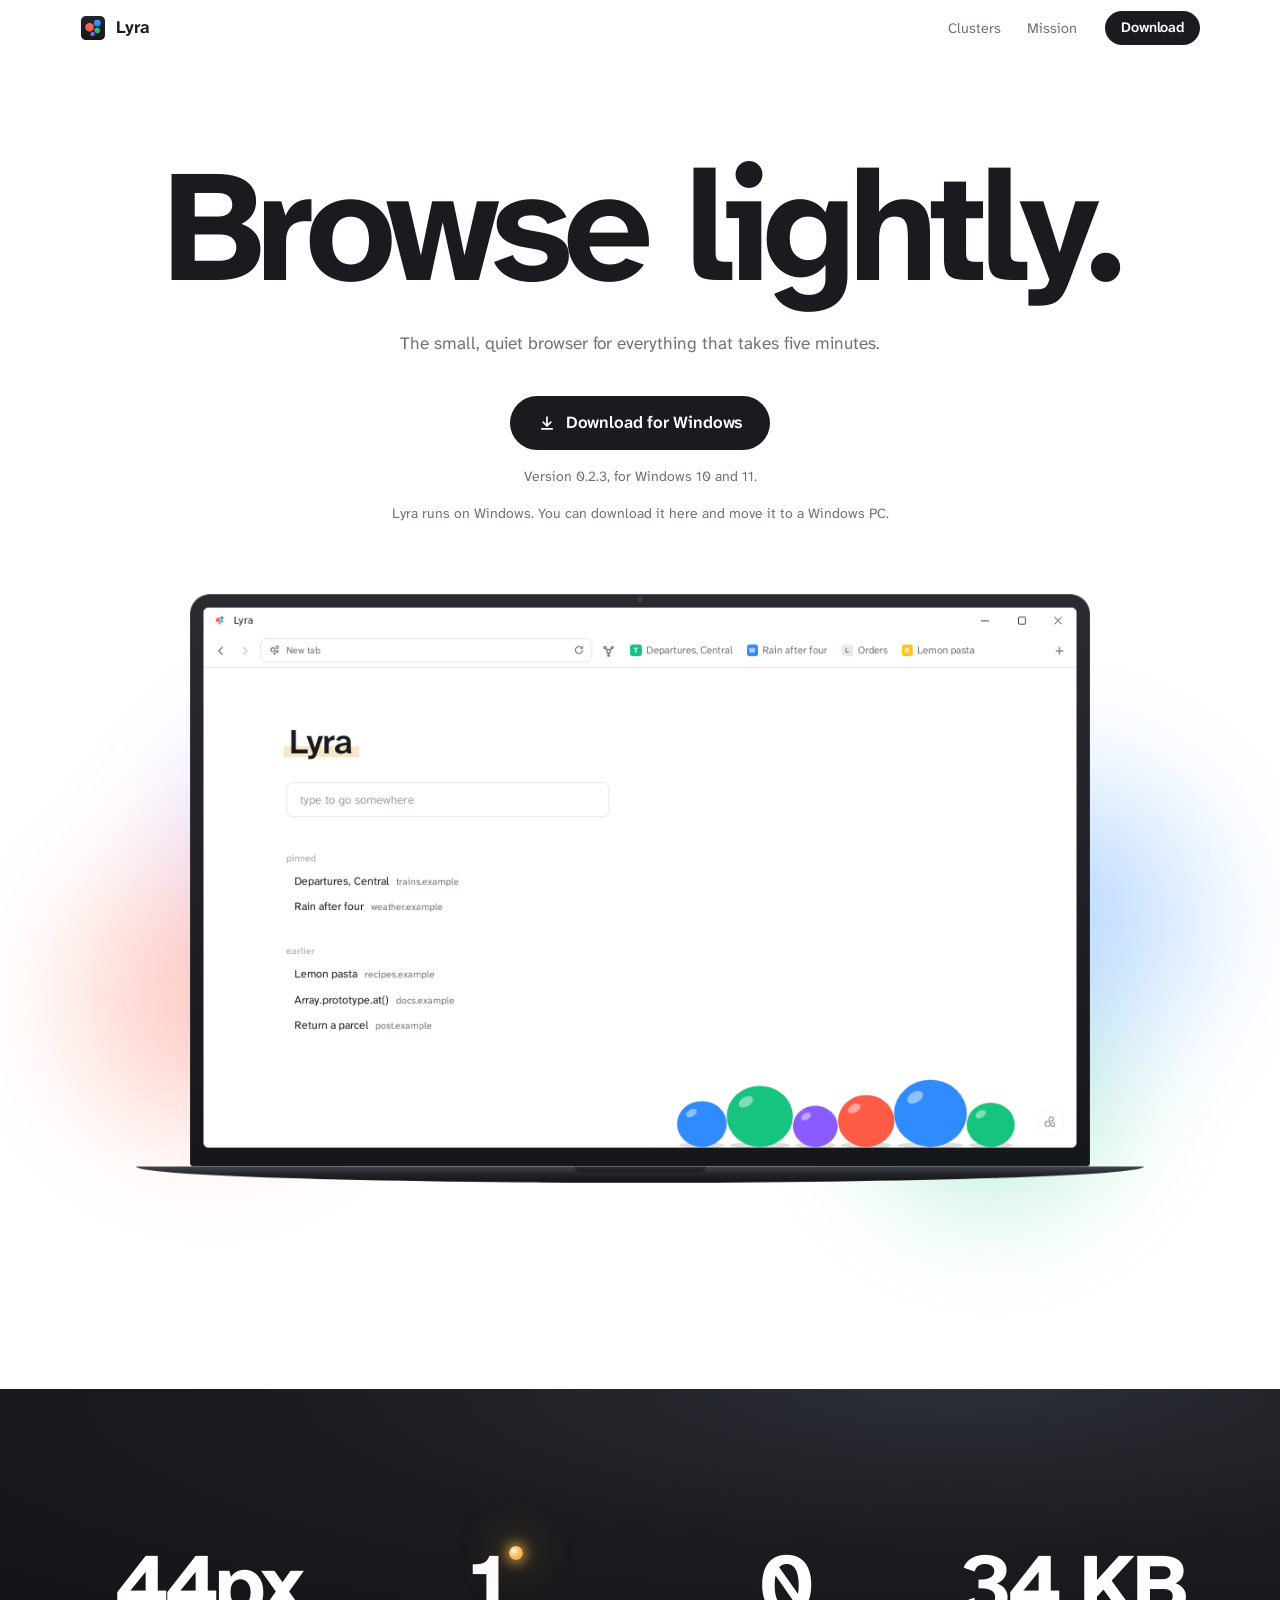
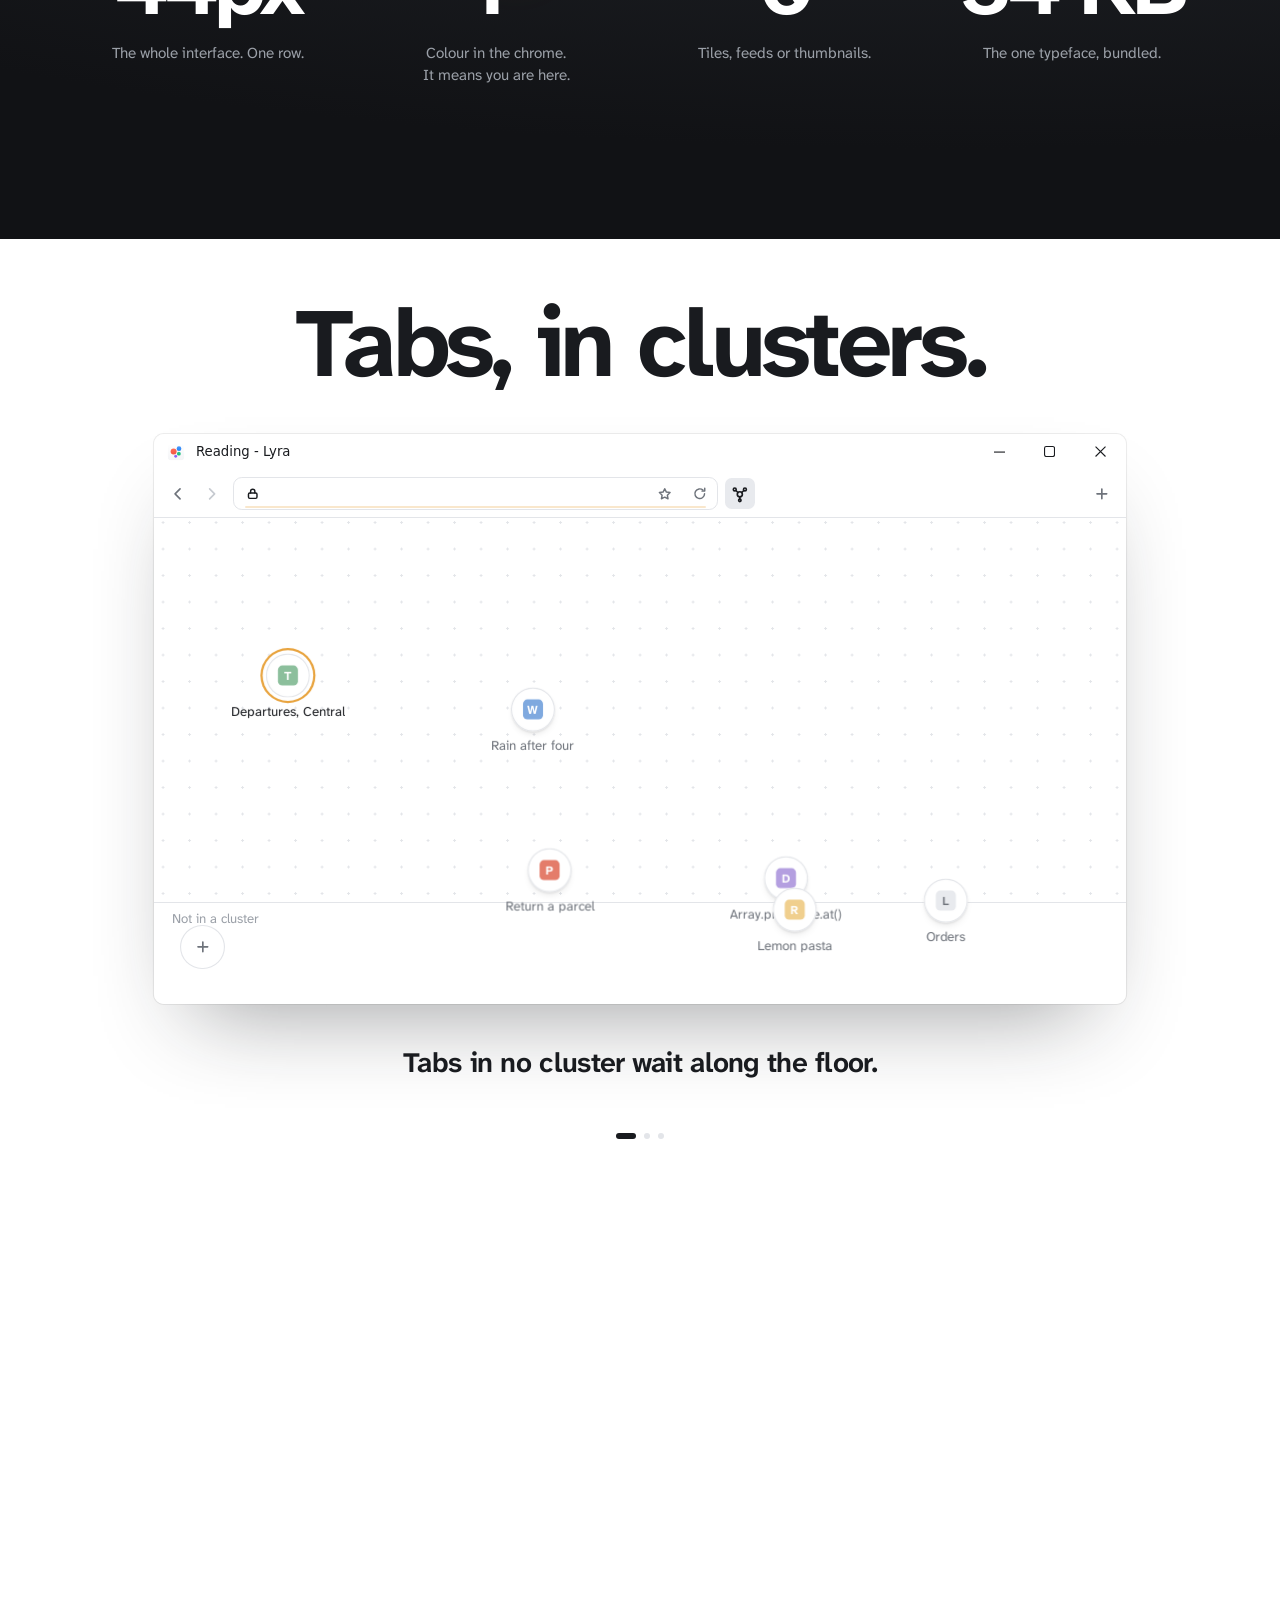
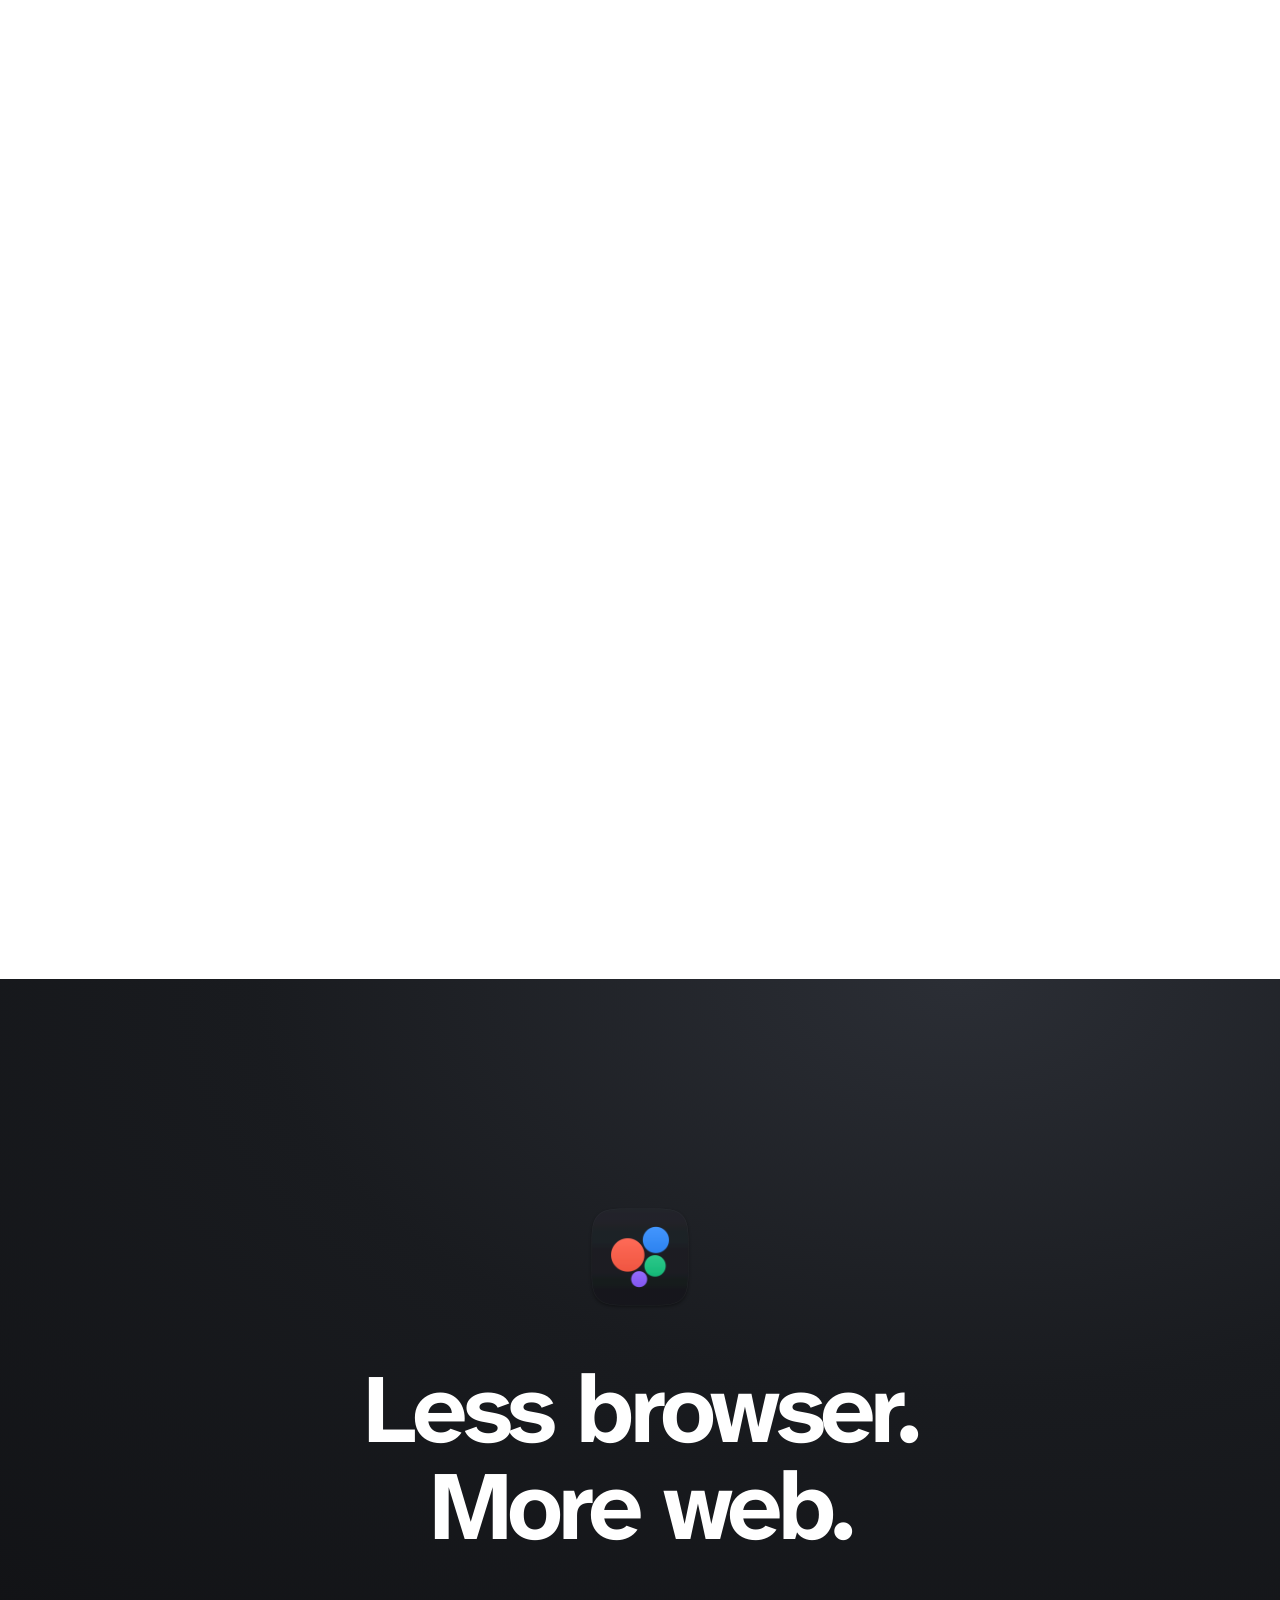
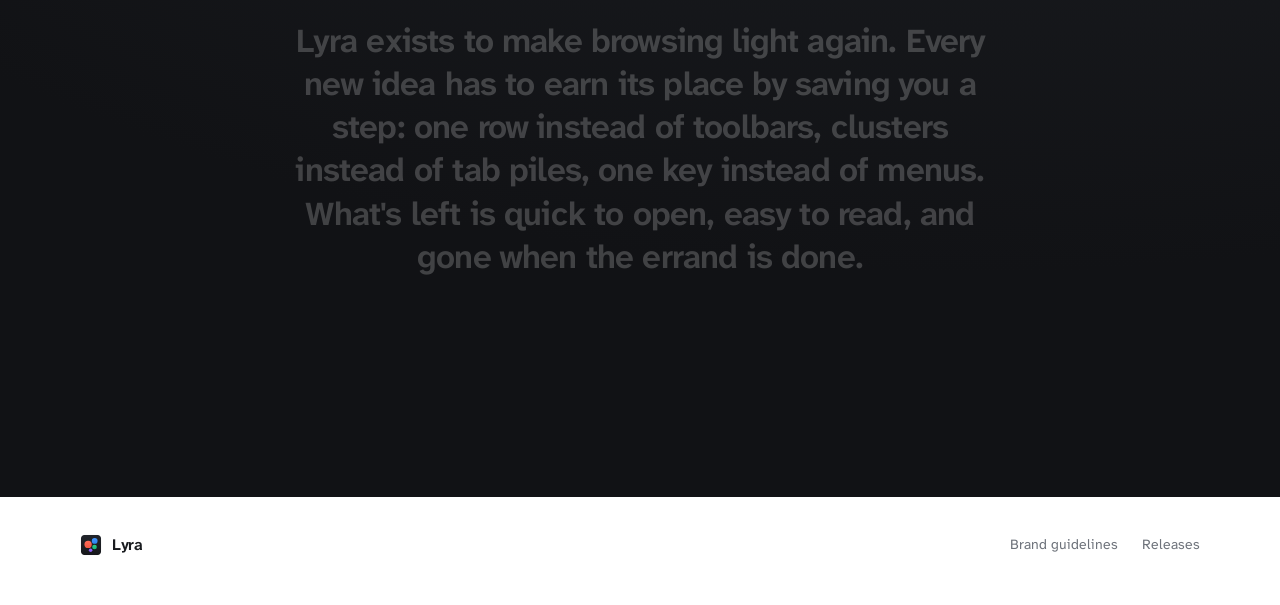
<file: index.html>
<!doctype html>
<html lang="en">
  <head>
    <meta charset="utf-8" />
    <meta name="viewport" content="width=device-width, initial-scale=1" />
    <title>Lyra: browse lightly</title>
    <meta name="description" content="Lyra is a small, quiet browser for Windows, for everything that takes five minutes." />
    <meta name="theme-color" content="#ffffff" />
    <link rel="icon" href="assets/icons/favicon.svg" type="image/svg+xml" />
    <link rel="icon" href="assets/icons/favicon.ico" sizes="48x48" />
    <link rel="apple-touch-icon" href="assets/icons/apple-touch-icon.png" />
    <link rel="manifest" href="site.webmanifest" />

    <meta property="og:type" content="website" />
    <meta property="og:title" content="Lyra: browse lightly" />
    <meta property="og:description" content="The small, quiet browser for everything that takes five minutes." />
    <meta property="og:image" content="https://andrewchampagne.github.io/lyra/assets/og.png" />
    <meta property="og:url" content="https://andrewchampagne.github.io/lyra/" />
    <meta name="twitter:card" content="summary_large_image" />

    <link rel="preload" href="assets/fonts/atkinson-hyperlegible-next.woff2" as="font" type="font/woff2" crossorigin />
    <link rel="stylesheet" href="assets/lyra-ui.css?v=c0623823" />
    <link rel="stylesheet" href="assets/site.css?v=03e28505" />
    <script>
      document.documentElement.classList.add('js');
    </script>
  </head>
  <body>
    <svg class="sprite" aria-hidden="true"><defs>
<g id="i-back"><path d="M10 3.5 5.5 8l4.5 4.5" /></g>
<g id="i-forward"><path d="M6 3.5 10.5 8 6 12.5" /></g>
<g id="i-reload"><path d="M13 8a5 5 0 1 1-1.6-3.7" /><path d="M13.2 2.4v2.9h-2.9" /></g>
<g id="i-plus"><path d="M8 3.6v8.8M3.6 8h8.8" /></g>
<g id="i-close"><path d="M4.2 4.2l7.6 7.6M11.8 4.2l-7.6 7.6" /></g>
<g id="i-lock"><rect x="3.6" y="7.2" width="8.8" height="5.6" rx="1.3" /><path d="M5.8 7.2V5.6a2.2 2.2 0 0 1 4.4 0v1.6" /></g>
<g id="i-globe"><circle cx="8" cy="8" r="4.9" /><path d="M3.1 8h9.8M8 3.1c1.3 1.4 2 3.1 2 4.9s-.7 3.5-2 4.9c-1.3-1.4-2-3.1-2-4.9s.7-3.5 2-4.9Z" /></g>
<g id="i-lyra"><circle cx="5.2" cy="7.3" r="2.7" /><circle cx="11.6" cy="3.9" r="1.9" /><circle cx="11.4" cy="10" r="1.5" /><circle cx="7.5" cy="13.1" r=".9" /></g>
<g id="i-pin"><path d="m8 2.8 1.7 3.5 3.8.5-2.8 2.7.7 3.7L8 11.5l-3.4 1.7.7-3.7L2.5 6.8l3.8-.5Z" /></g>
<g id="i-search"><circle cx="7.2" cy="7.2" r="3.9" /><path d="M10.2 10.2 13 13" /></g>
<g id="i-arrow"><path d="M3.5 8h9M8.6 4.1 12.5 8l-3.9 3.9" /></g>
<g id="i-cluster"><circle cx="8" cy="8.4" r="2.3" /><circle cx="3.4" cy="4" r="1.3" /><circle cx="12.6" cy="4" r="1.3" /><circle cx="8" cy="13.9" r="1.1" /><path d="M6.3 6.8 4.4 5M9.7 6.8 11.6 5M8 10.7v2.1" /></g>
</defs></svg>
    <svg class="sprite" aria-hidden="true">
      <defs>
        <g id="i-download"><path d="M8 2.8v7.6M4.6 7.2 8 10.6l3.4-3.4M3.4 13.2h9.2" /></g>
      </defs>
    </svg>

    <a class="skip" href="#main">Skip to content</a>

    <header class="nav" id="nav">
      <div class="wrap">
        <a class="brand" href="./" aria-label="Lyra home">
          <img src="assets/icons/favicon.svg" alt="" width="28" height="28" />
          Lyra
        </a>
        <ul class="nav-links">
          <li><a href="#clusters">Clusters</a></li>
          <li><a href="#mission">Mission</a></li>
        </ul>
        <a class="btn btn-small js-download" href="https://github.com/andrewchampagne/lyra/releases/latest">Download</a>
      </div>
    </header>

    <main id="main">
      <!-- 1. Hero: the promise and the product ============================ -->
      <section class="hero light">
        <div class="wrap">
          <h1 class="display" data-reveal>Browse lightly.</h1>
          <p class="sub" data-reveal style="--d: 120ms">The small, quiet browser for everything that takes five minutes.</p>
          <div class="cta" data-reveal style="--d: 220ms">
            <a class="btn js-download" href="https://github.com/andrewchampagne/lyra/releases/latest">
              <svg viewBox="0 0 16 16" aria-hidden="true"><use href="#i-download" /></svg>
              Download for Windows
            </a>
          </div>
          <p class="fine" data-reveal style="--d: 280ms">Version 0.2.3, for Windows 10 and 11.</p>
          <p class="fine" id="os-note" hidden>Lyra runs on Windows. You can download it here and move it to a Windows PC.</p>
        </div>

        <div class="device-stage">
          <div class="device-glow" aria-hidden="true"></div>
          <div class="device" id="device" role="img" aria-label="A laptop showing Lyra's new tab page">
            <div class="device-lid">
              <div class="device-screen boot" id="stage"><div class="ly-window" style="width:1100px;height:680px;">
  <div class="ly-titlebar"><img src="assets/icons/app-icon.svg" alt=""><span>Lyra</span>
  <span class="ly-caption">
    <span><svg viewBox="0 0 10 10"><path d="M0 5.5h10"/></svg></span>
    <span><svg viewBox="0 0 10 10"><rect x=".5" y=".5" width="9" height="9" rx="1.5"/></svg></span>
    <span><svg viewBox="0 0 10 10"><path d="M.5.5l9 9M9.5.5l-9 9"/></svg></span>
  </span></div>
  <div class="ly-bar">
  <div class="ly-nav"><span class="ly-btn"><svg viewBox="0 0 16 16"><use href="#i-back" /></svg></span><span class="ly-btn off"><svg viewBox="0 0 16 16"><use href="#i-forward" /></svg></span></div>
  <div class="ly-field blank"><span class="ly-field-icon"><svg viewBox="0 0 16 16"><use href="#i-lyra" /></svg></span><span class="ly-field-line"><span class="ly-title">New tab</span></span><span class="ly-act"><svg viewBox="0 0 16 16"><use href="#i-reload" /></svg></span></div>
  <span class="ly-btn"><svg viewBox="0 0 16 16"><use href="#i-cluster" /></svg></span>
  <div class="ly-chips"><span class="ly-chip"><span class="ly-fav" style="background:#16C47F">T</span><span>Departures, Central</span></span><span class="ly-chip"><span class="ly-fav" style="background:#2F8BFF">W</span><span>Rain after four</span></span><span class="ly-chip"><span class="ly-fav letter">L</span><span>Orders</span></span><span class="ly-chip"><span class="ly-fav" style="background:#FFC21F">R</span><span>Lemon pasta</span></span></div>
  <span class="ly-btn ly-new"><svg viewBox="0 0 16 16"><use href="#i-plus" /></svg></span>
</div>
  <div class="ly-page"><div class="ly-ntp">
  <h1 class="ly-wordmark"><span>Lyra</span></h1>
  <div class="ly-go">type to go somewhere</div>
  <div class="ly-group"><h4>pinned</h4><div class="ly-entry"><span>Departures, Central</span><span class="h">trains.example</span></div><div class="ly-entry"><span>Rain after four</span><span class="h">weather.example</span></div></div>
  <div class="ly-group"><h4>earlier</h4><div class="ly-entry"><span>Lemon pasta</span><span class="h">recipes.example</span></div><div class="ly-entry"><span>Array.prototype.at()</span><span class="h">docs.example</span></div><div class="ly-entry"><span>Return a parcel</span><span class="h">post.example</span></div></div>
</div><svg class="ly-toy" viewBox="0 -100 1100 100" preserveAspectRatio="xMinYMax meet" aria-hidden="true"><ellipse cx="628" cy="-2" rx="28.5" ry="4" fill="#191b1f" opacity=".14"/>
<ellipse cx="628" cy="-28.8" rx="31.2" ry="28.8" fill="#2f8bff" stroke="rgba(25,27,31,.1)"/>
<ellipse cx="614.9" cy="-42.6" rx="7.5" ry="4.6" fill="#fff" opacity=".45" transform="rotate(-30 614.9 -42.6)"/><ellipse cx="701" cy="-2" rx="38.0" ry="4" fill="#191b1f" opacity=".14"/>
<ellipse cx="701" cy="-38.4" rx="41.6" ry="38.4" fill="#16c47f" stroke="rgba(25,27,31,.1)"/>
<ellipse cx="683.5" cy="-56.8" rx="10.0" ry="6.1" fill="#fff" opacity=".45" transform="rotate(-30 683.5 -56.8)"/><ellipse cx="771" cy="-2" rx="25.6" ry="4" fill="#191b1f" opacity=".14"/>
<ellipse cx="771" cy="-25.9" rx="28.1" ry="25.9" fill="#8a5cff" stroke="rgba(25,27,31,.1)"/>
<ellipse cx="759.2" cy="-38.4" rx="6.7" ry="4.1" fill="#fff" opacity=".45" transform="rotate(-30 759.2 -38.4)"/><ellipse cx="835" cy="-2" rx="32.3" ry="4" fill="#191b1f" opacity=".14"/>
<ellipse cx="835" cy="-32.6" rx="35.4" ry="32.6" fill="#ff5b45" stroke="rgba(25,27,31,.1)"/>
<ellipse cx="820.1" cy="-48.3" rx="8.5" ry="5.2" fill="#fff" opacity=".45" transform="rotate(-30 820.1 -48.3)"/><ellipse cx="916" cy="-2" rx="41.8" ry="4" fill="#191b1f" opacity=".14"/>
<ellipse cx="916" cy="-42.2" rx="45.8" ry="42.2" fill="#2f8bff" stroke="rgba(25,27,31,.1)"/>
<ellipse cx="896.8" cy="-62.5" rx="11.0" ry="6.8" fill="#fff" opacity=".45" transform="rotate(-30 896.8 -62.5)"/><ellipse cx="992" cy="-2" rx="27.5" ry="4" fill="#191b1f" opacity=".14"/>
<ellipse cx="992" cy="-27.8" rx="30.2" ry="27.8" fill="#16c47f" stroke="rgba(25,27,31,.1)"/>
<ellipse cx="979.3" cy="-41.2" rx="7.2" ry="4.5" fill="#fff" opacity=".45" transform="rotate(-30 979.3 -41.2)"/></svg>
<span class="ly-balls on"><svg viewBox="0 0 20 20"><circle cx="6" cy="13.5" r="3.5"/><circle cx="13.5" cy="14.5" r="2.5"/><circle cx="11.5" cy="6.5" r="3"/></svg></span></div>
</div></div>
            </div>
            <div class="device-base"><span></span></div>
          </div>
        </div>
      </section>

      <!-- 2. Numbers ======================================================== -->
      <section class="night stats-section" aria-label="Lyra in numbers">
        <div class="wrap">
          <dl class="stats">
            <div data-reveal><dt>44px</dt><dd>The whole interface. One row.</dd></div>
            <div data-reveal style="--d: 80ms"><dt>1<span class="vega" aria-hidden="true"></span></dt><dd>Colour in the chrome. It means you are here.</dd></div>
            <div data-reveal style="--d: 160ms"><dt>0</dt><dd>Tiles, feeds or thumbnails.</dd></div>
            <div data-reveal style="--d: 240ms"><dt>34 KB</dt><dd>The one typeface, bundled.</dd></div>
          </dl>
        </div>
      </section>

      <!-- 3. Clusters, told in three steps as you scroll ===================== -->
      <section class="light scrolly cl-scrolly" id="clusters">
        <div class="scrolly-track" id="cl-track">
          <div class="scrolly-sticky">
            <h2 class="headline">Tabs, in clusters.</h2>
            <div class="cl-demo" id="cl-demo">
              <div class="ly-window" id="cl-window" style="width: 880px">
                <div class="ly-titlebar">
                  <img src="assets/icons/app-icon.svg" alt="" /><span id="cl-title">Lyra</span>
                  <span class="ly-caption" aria-hidden="true">
                    <span><svg viewBox="0 0 10 10"><path d="M0 5.5h10" /></svg></span>
                    <span><svg viewBox="0 0 10 10"><rect x=".5" y=".5" width="9" height="9" rx="1.5" /></svg></span>
                    <span><svg viewBox="0 0 10 10"><path d="M.5.5l9 9M9.5.5l-9 9" /></svg></span>
                  </span>
                </div>
                <div class="ly-bar">
  <div class="ly-nav"><span class="ly-btn"><svg viewBox="0 0 16 16"><use href="#i-back" /></svg></span><span class="ly-btn off"><svg viewBox="0 0 16 16"><use href="#i-forward" /></svg></span></div>
  <div class="ly-field"><span class="ly-field-icon secure"><svg viewBox="0 0 16 16"><use href="#i-lock" /></svg></span><span class="ly-field-line"><span class="ly-host">trains.example</span><span class="ly-title">Departures, Central</span></span><span class="ly-act"><svg viewBox="0 0 16 16"><use href="#i-pin" /></svg></span><span class="ly-act"><svg viewBox="0 0 16 16"><use href="#i-reload" /></svg></span></div>
  <span class="ly-btn on"><svg viewBox="0 0 16 16"><use href="#i-cluster" /></svg></span>
  <div class="ly-chips"><span class="ly-chip"><span class="ly-fav" style="background:#2F8BFF">W</span><span>Rain after four</span></span><span class="ly-chip"><span class="ly-fav" style="background:#FF5B45">P</span><span>Return a parcel</span></span><span class="ly-chip"><span class="ly-fav" style="background:#8A5CFF">D</span><span>Array.prototype.at()</span></span><span class="ly-chip"><span class="ly-fav" style="background:#FFC21F">R</span><span>Lemon pasta</span></span><span class="ly-chip"><span class="ly-fav letter">L</span><span>Orders</span></span></div>
  <span class="ly-btn ly-new"><svg viewBox="0 0 16 16"><use href="#i-plus" /></svg></span>
</div>
                <div class="ly-page">
                  <div class="ly-plane" id="cl-plane">
                    <svg id="cl-tethers" aria-hidden="true"></svg>
                    <div class="ly-floor"><span class="ly-floor-label">Not in a cluster</span></div>
                    <span class="cl-plus" aria-hidden="true"><svg viewBox="0 0 16 16"><use href="#i-plus" /></svg></span>
                  </div>
                </div>
              </div>
            </div>
            <ol class="steps" id="cl-steps">
              <li class="on">Tabs in no cluster wait along the floor.</li>
              <li>Drop them on a cluster, and they hang together.</li>
              <li>Each cluster is a window. Click one to go there.</li>
            </ol>
          </div>
        </div>
      </section>

      <!-- 4. Mission: a statement that lights up as you read it ================ -->
      <section class="night section mission" id="mission">
        <div class="night-orbs" id="night-orbs" aria-hidden="true"><span></span><span></span><span></span><span></span></div>
        <div class="wrap section-body">
          <img class="mission-icon" src="assets/icons/lyra-night-mac-512.png" alt="" width="120" height="120" data-reveal="scale" />
          <h2 class="headline" data-reveal style="--d: 80ms">Less browser.<br />More web.</h2>
          <p class="mission-text" id="mission-text">
            Lyra exists to make browsing light again. Every new idea has to earn its place by saving you a step: one
            row instead of toolbars, clusters instead of tab piles, one key instead of menus. What's left is quick to
            open, easy to read, and gone when the errand is done.
          </p>
        </div>
      </section>
    </main>

    <footer class="footer">
      <div class="wrap">
        <a class="brand" href="./"><img src="assets/icons/favicon.svg" alt="" width="22" height="22" />Lyra</a>
        <ul>
          <li><a href="brand/">Brand guidelines</a></li>
          <li><a href="https://github.com/andrewchampagne/lyra/releases">Releases</a></li>
        </ul>
      </div>
    </footer>

    <script src="assets/site.js?v=b2b9877f"></script>
  </body>
</html>
</file>
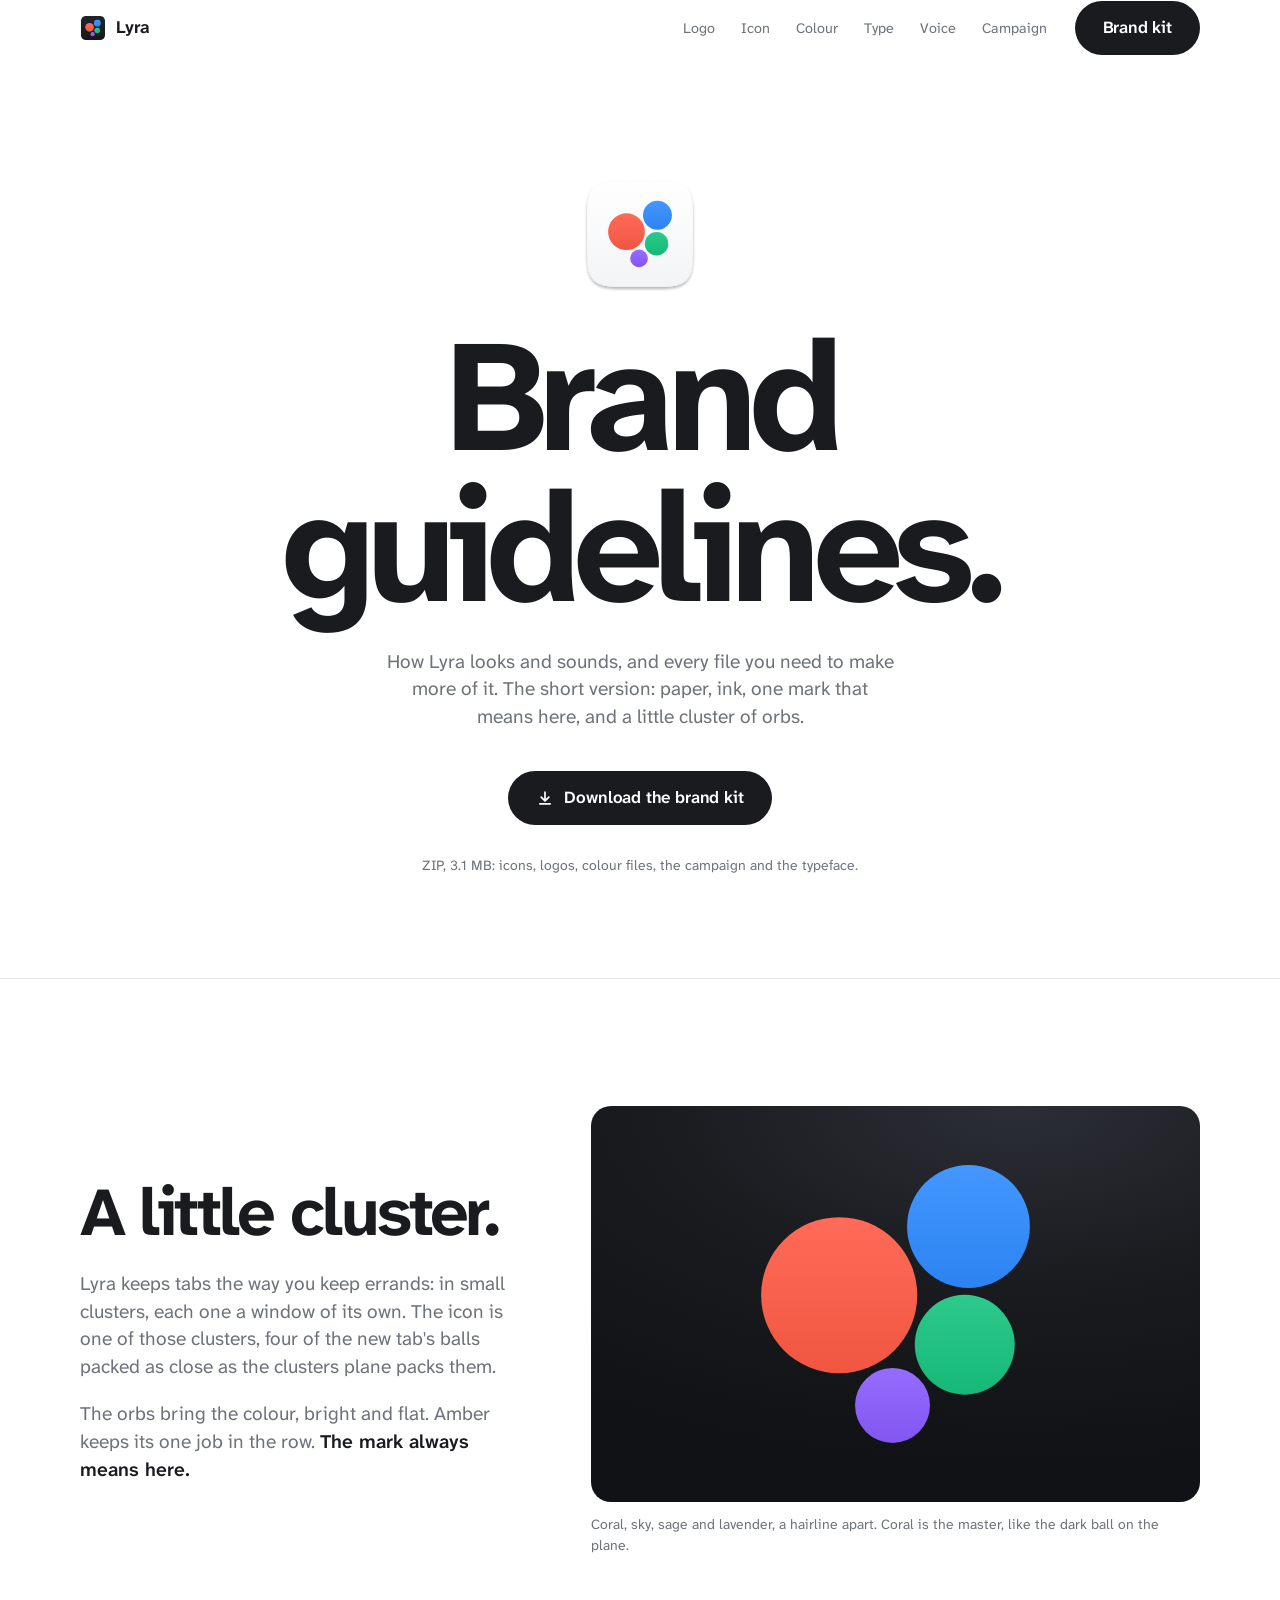
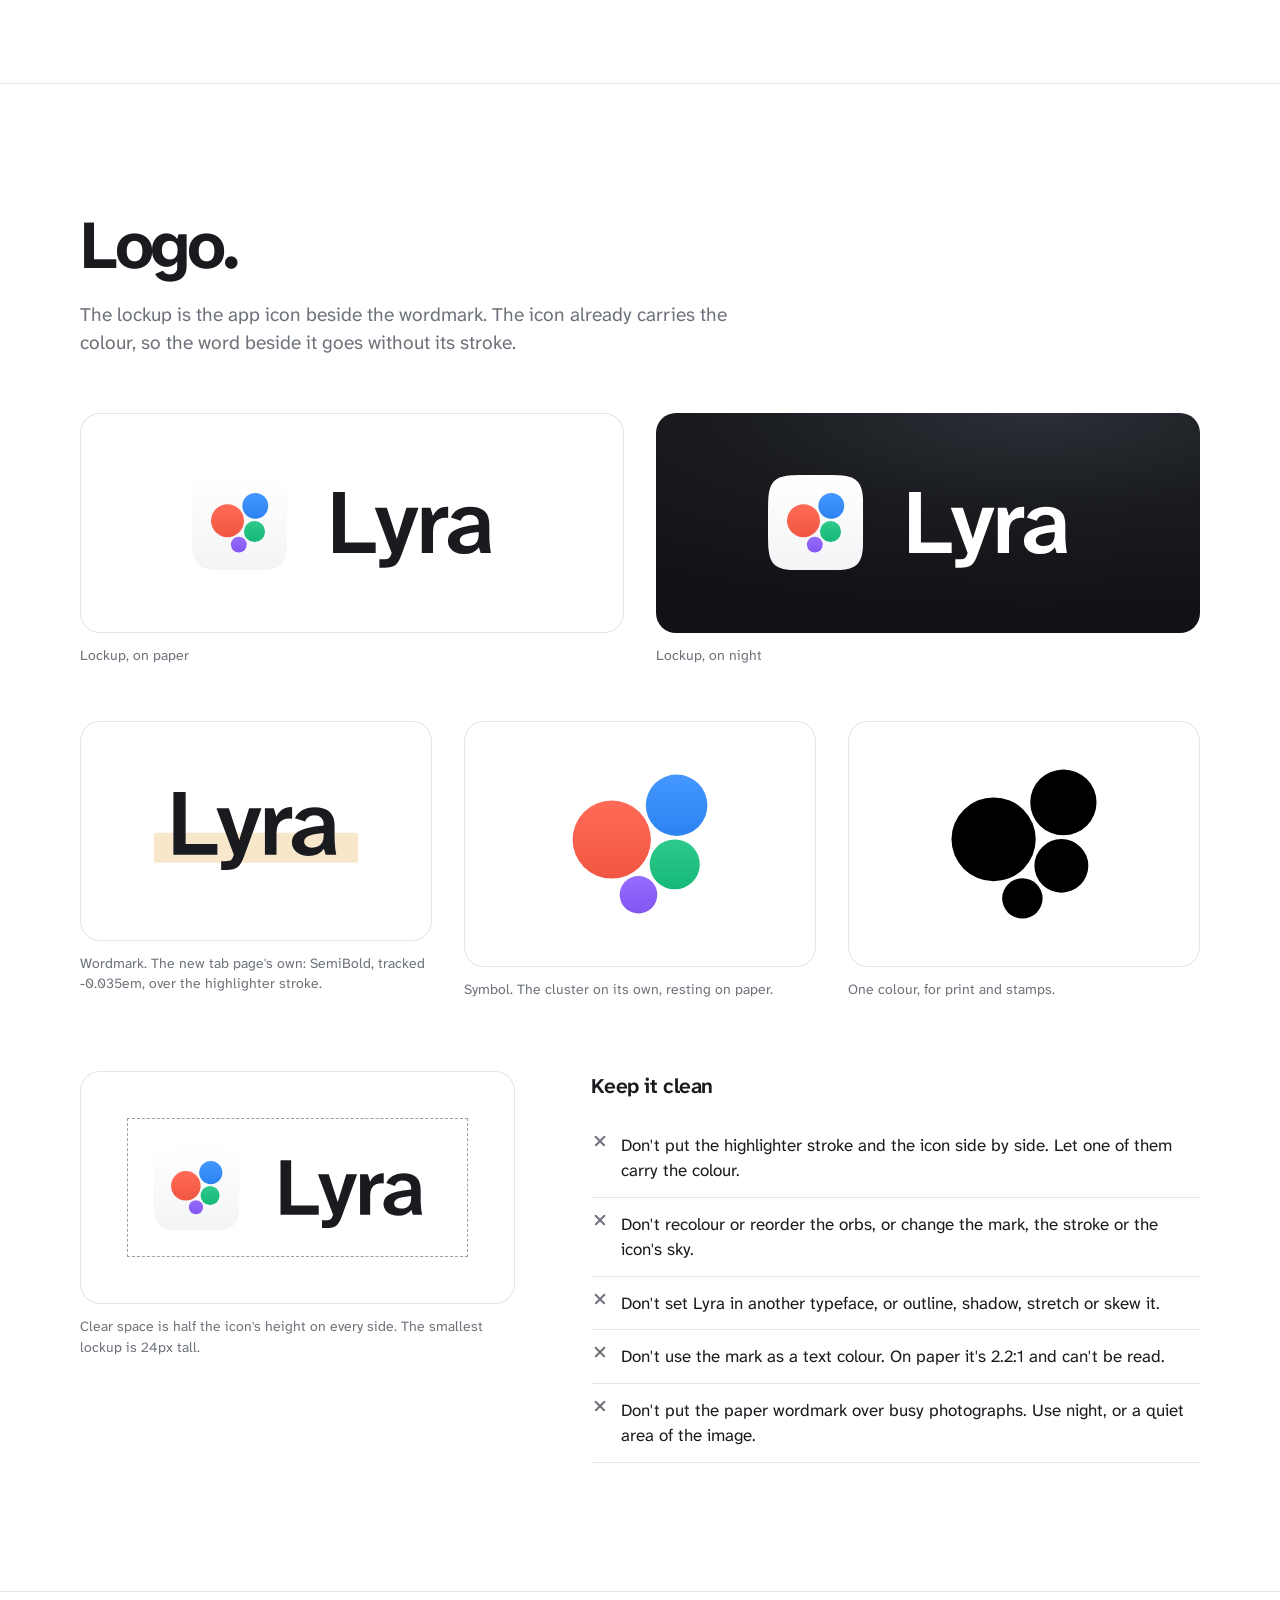
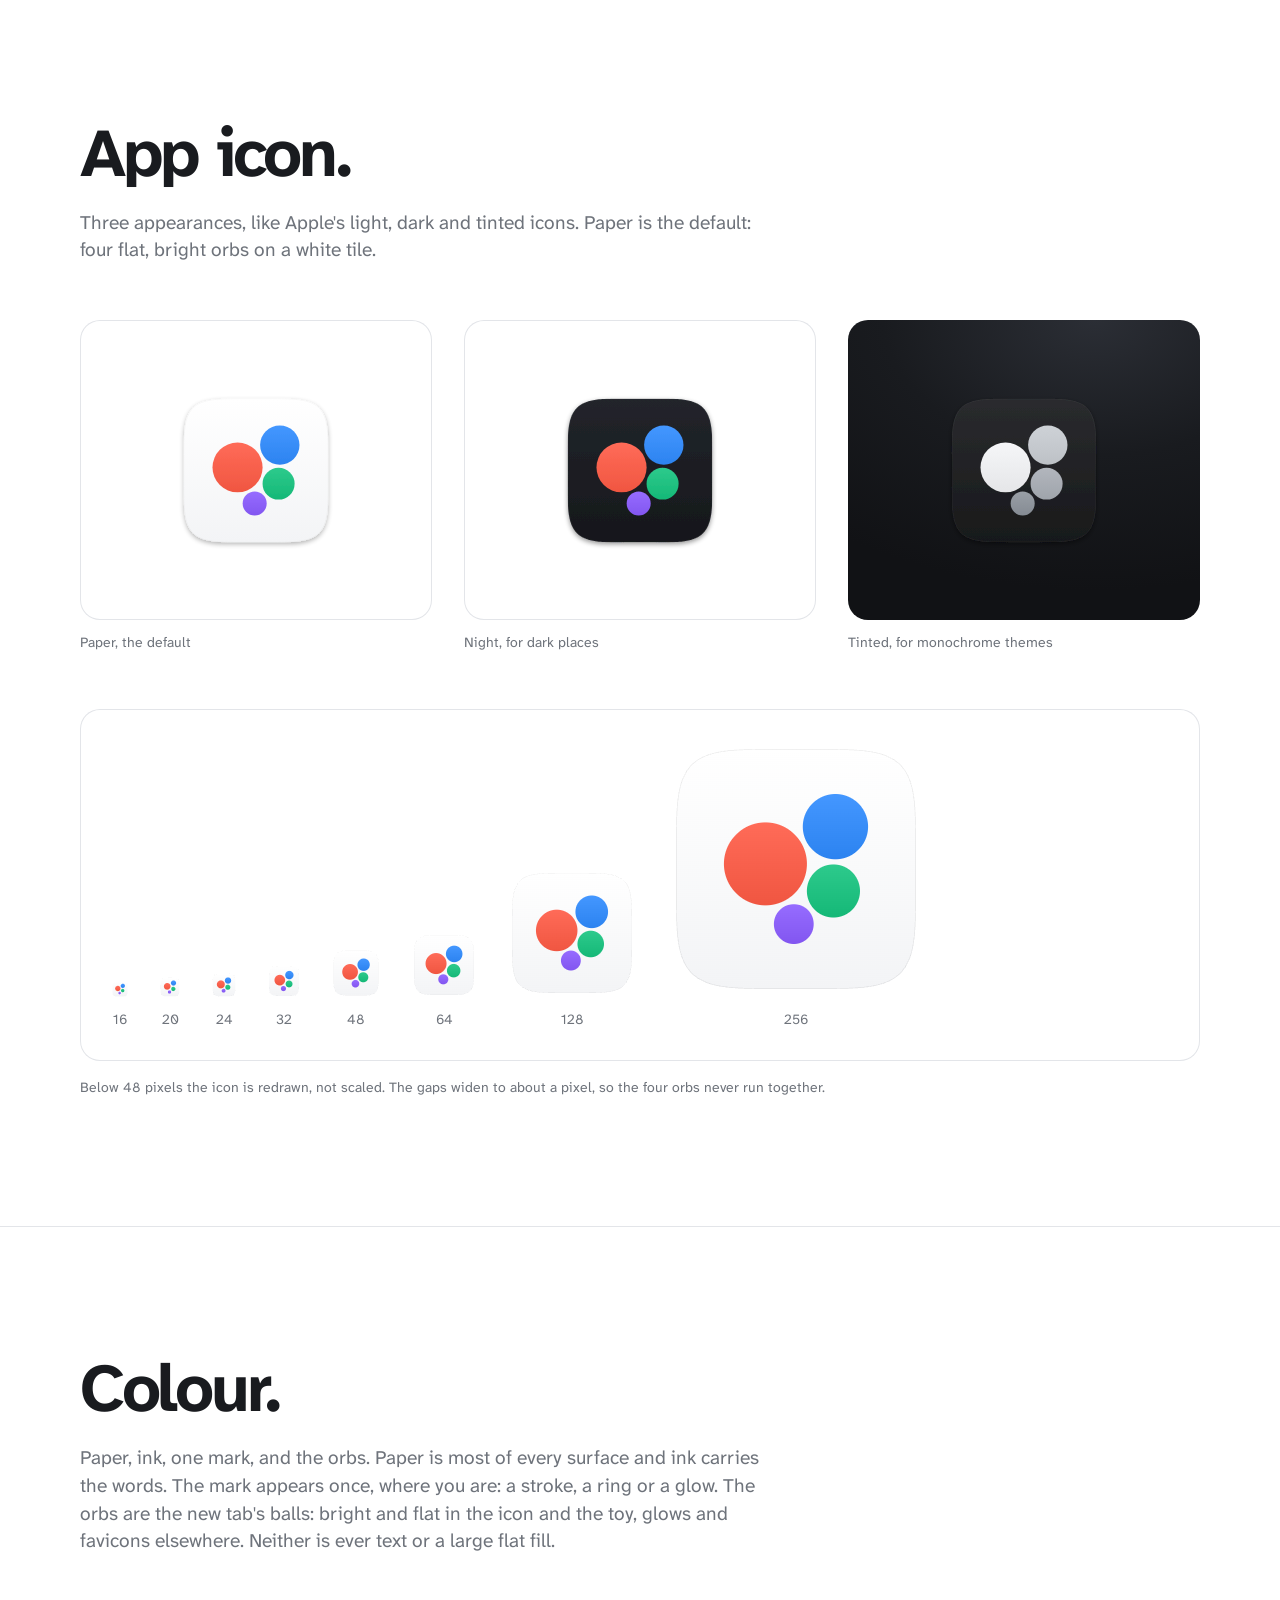
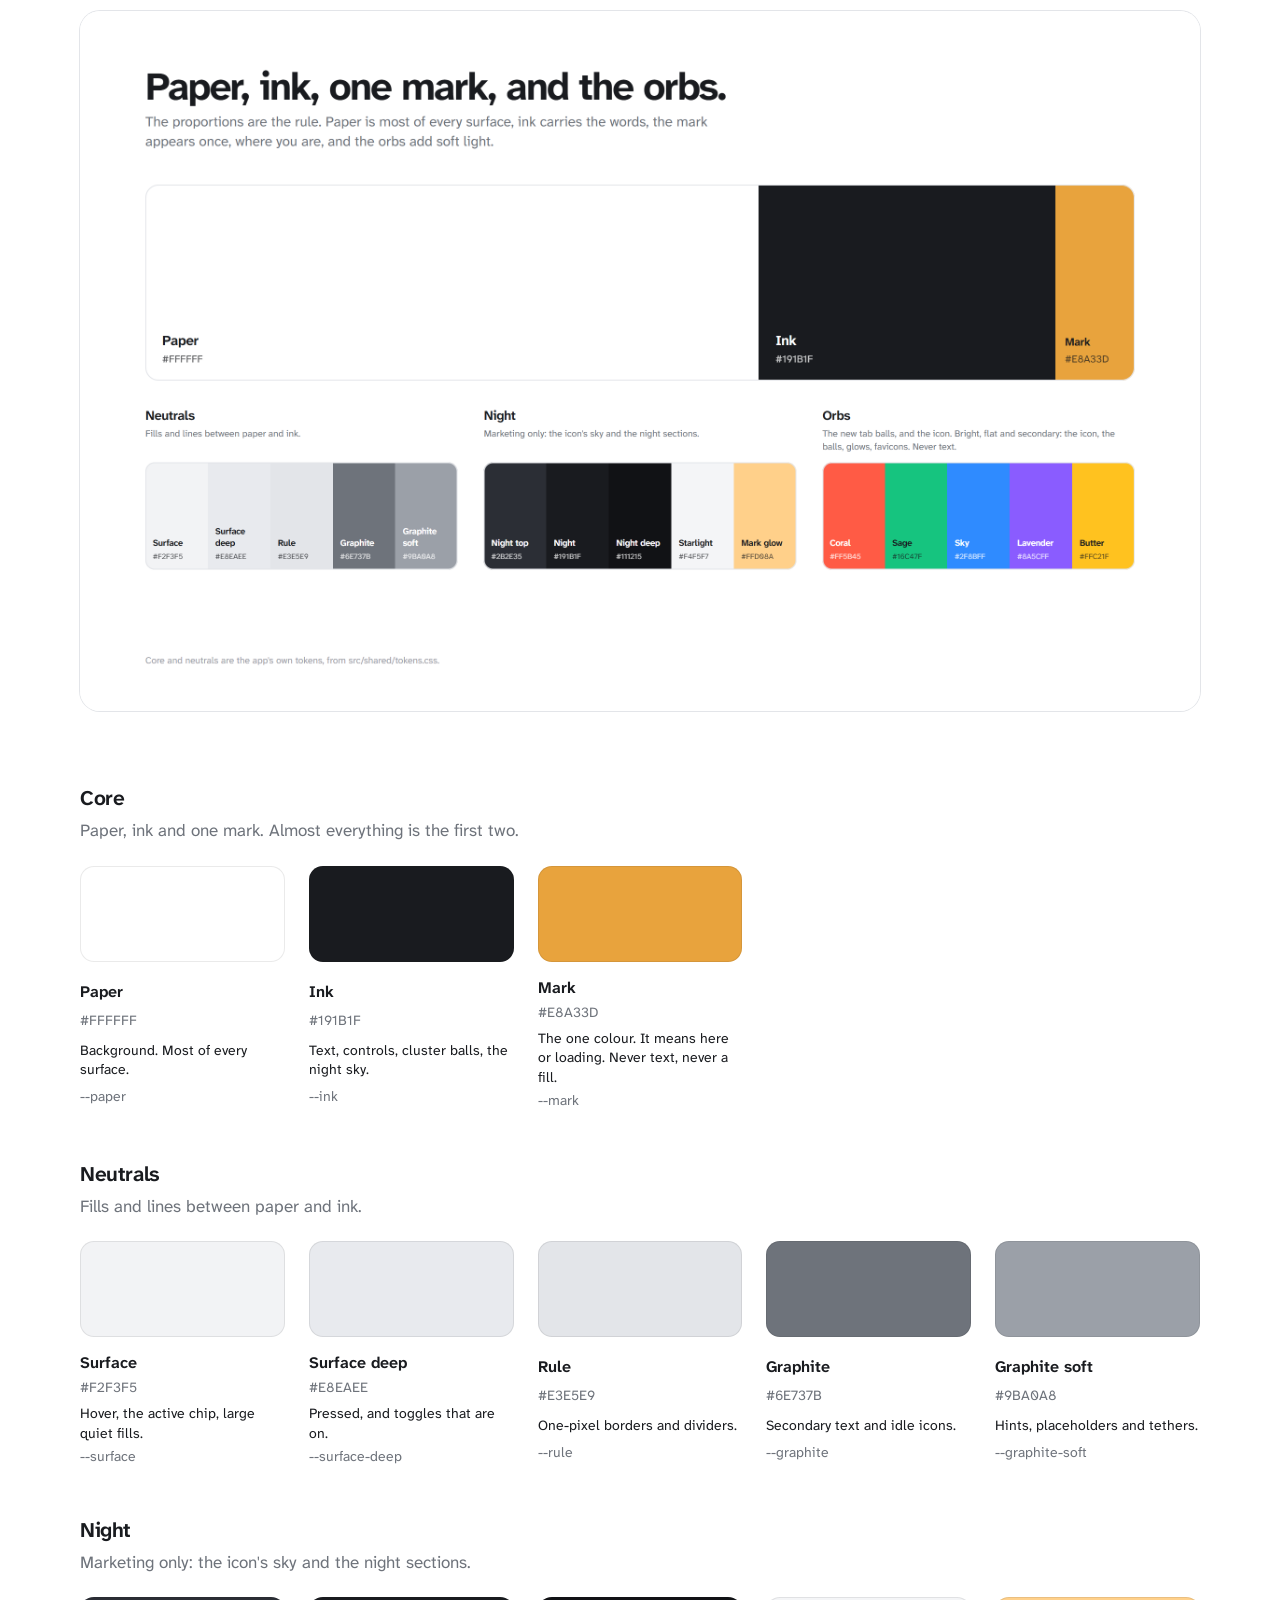
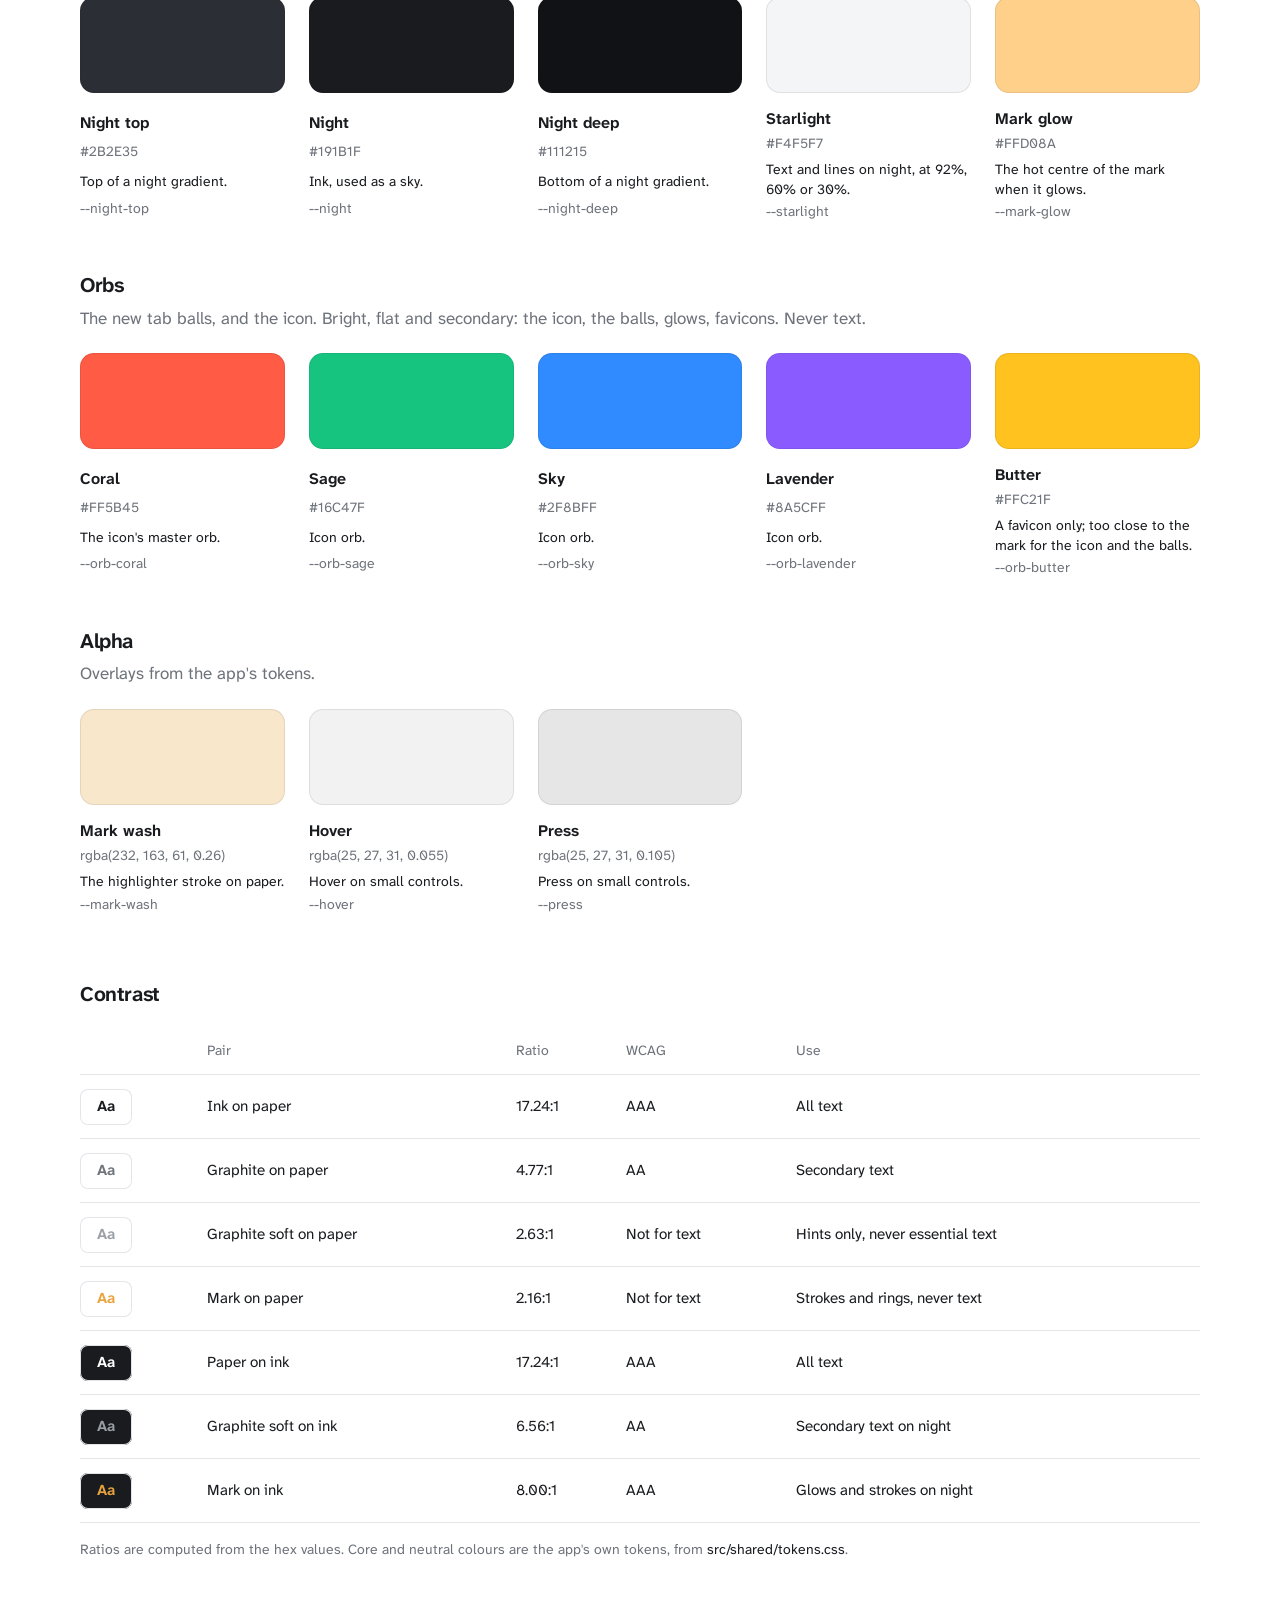
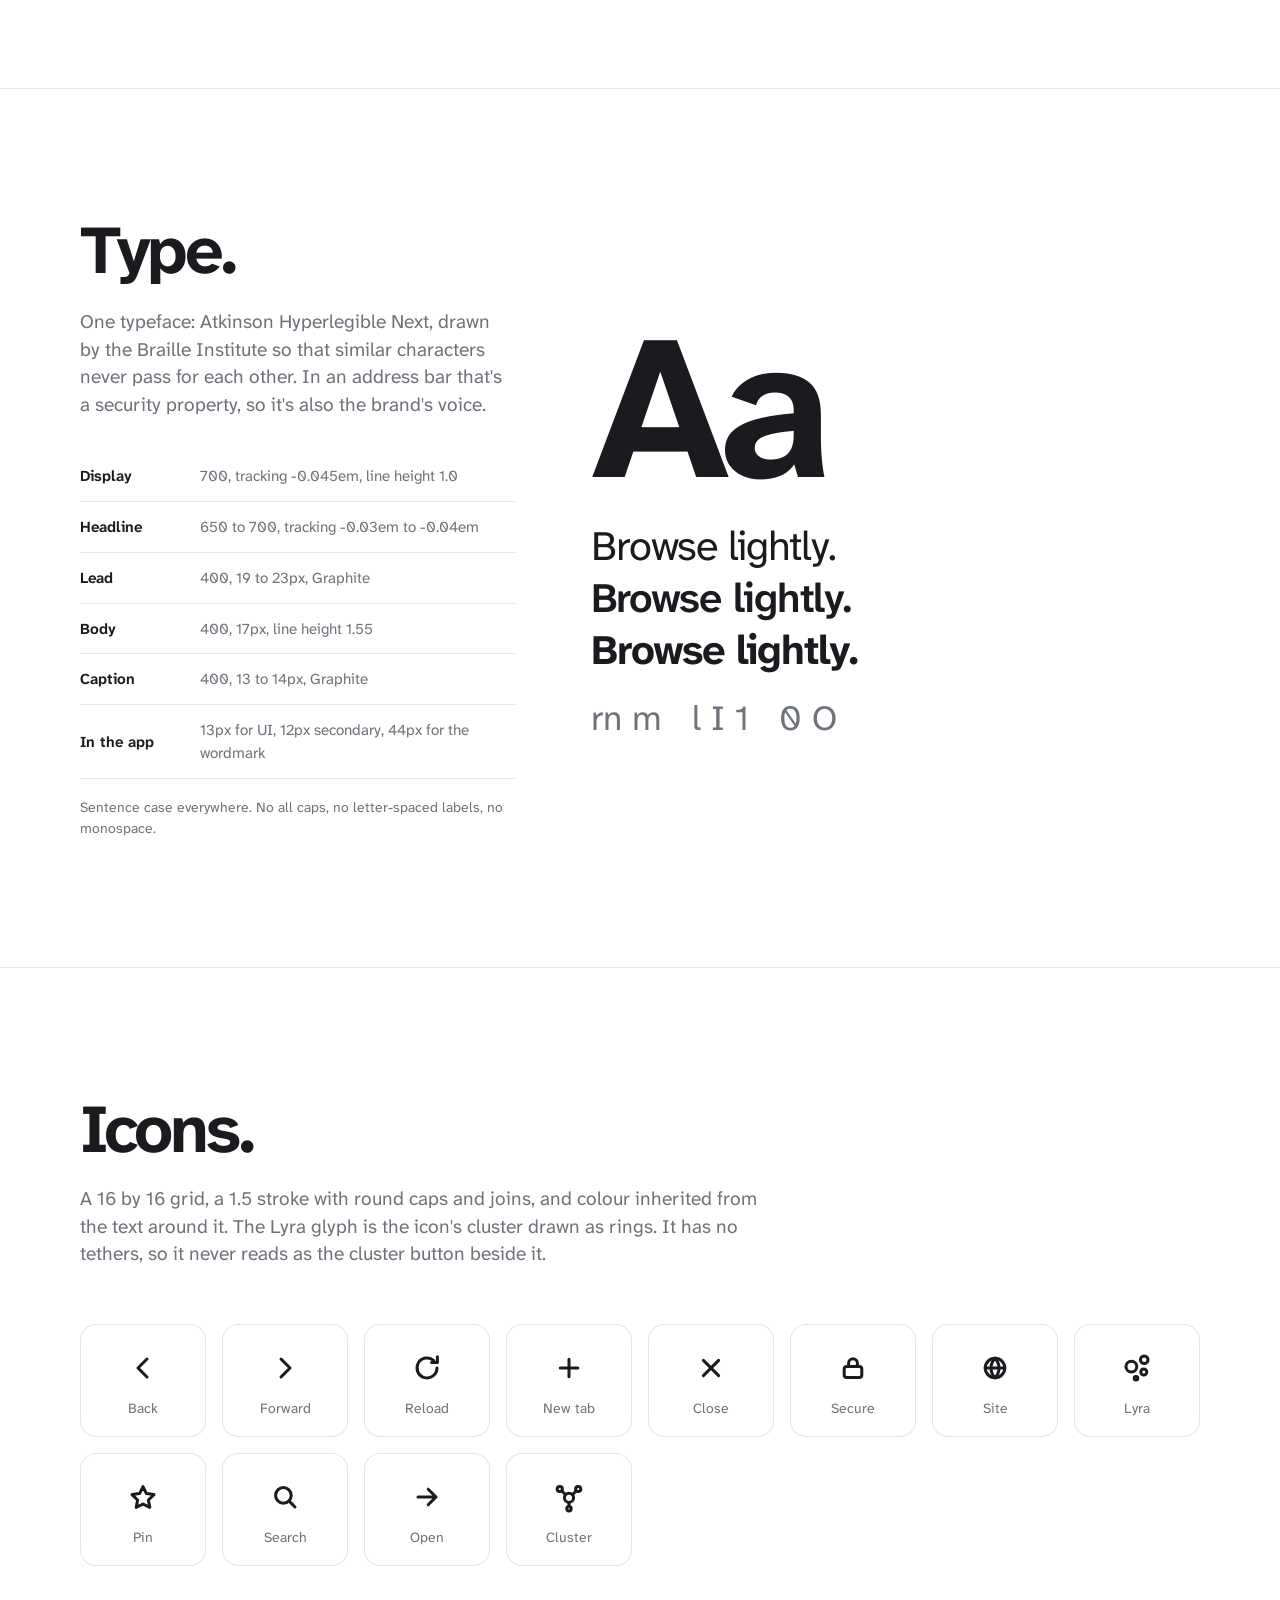
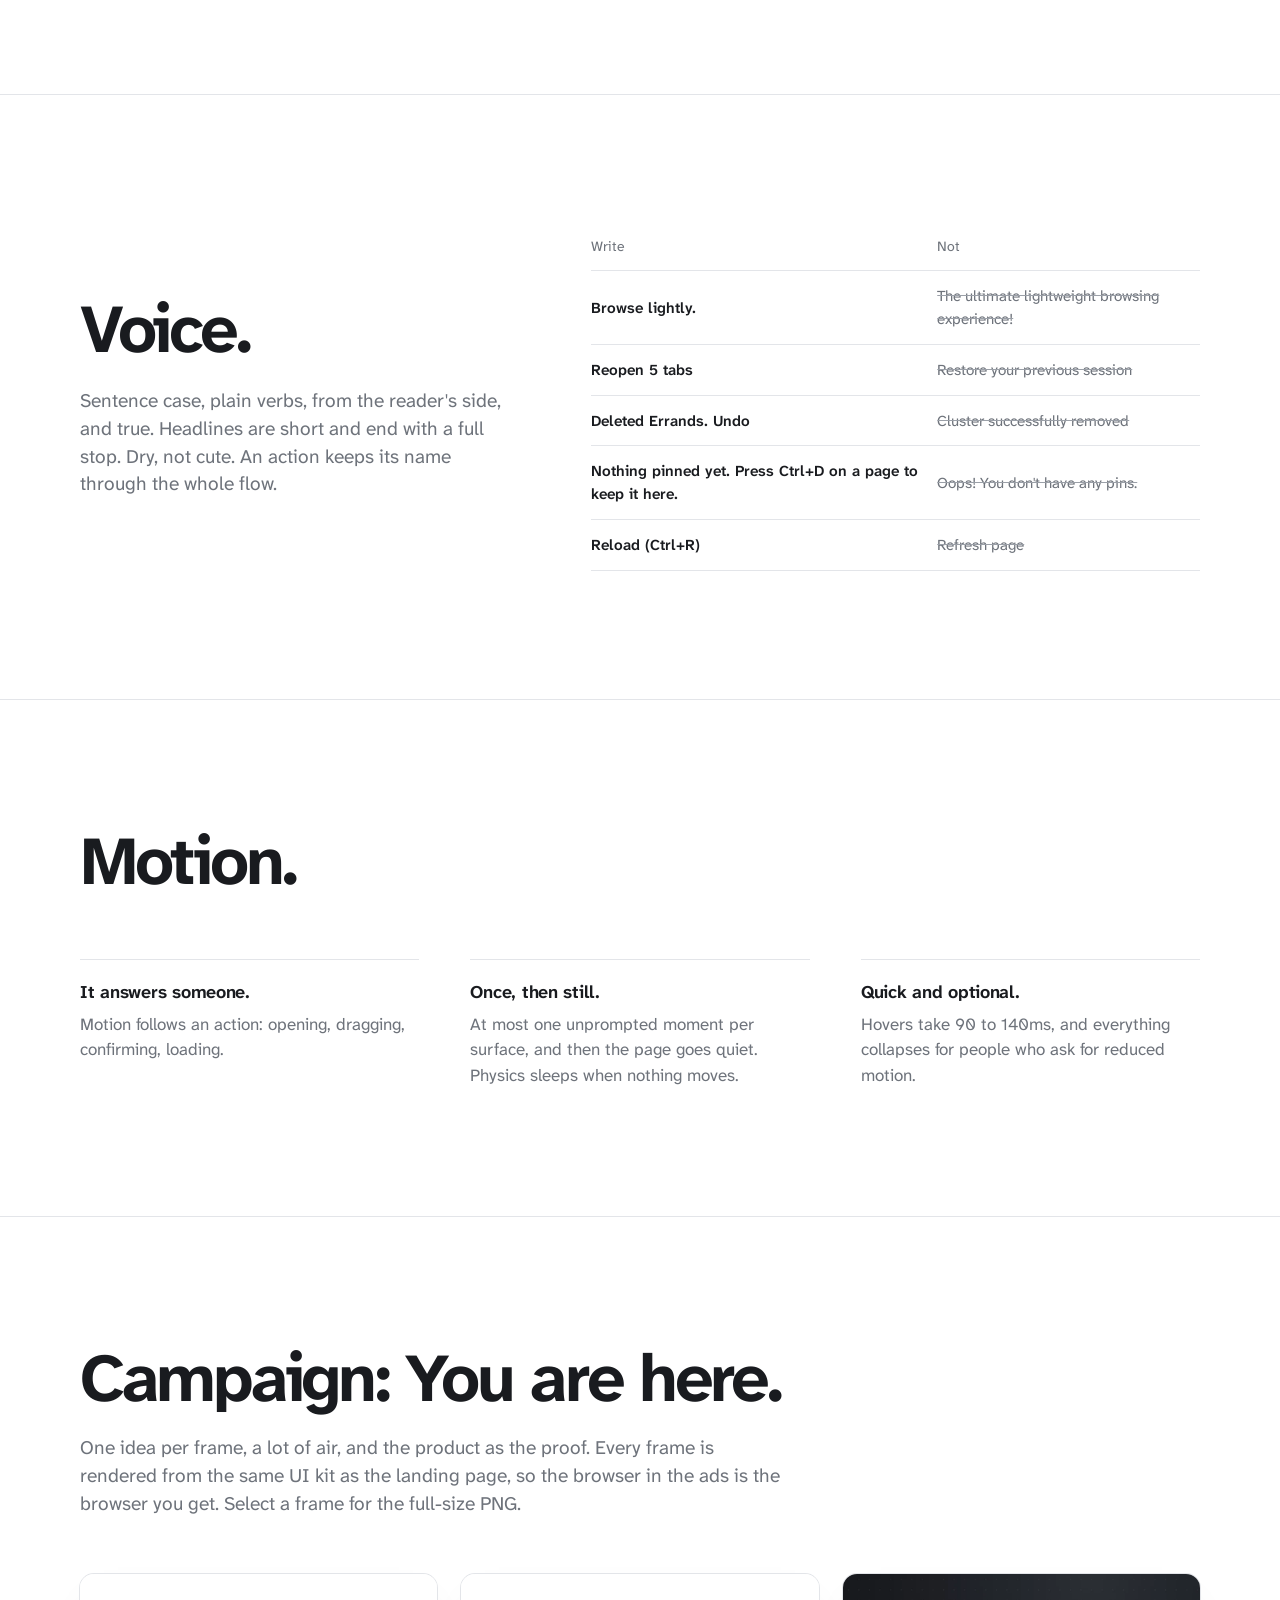
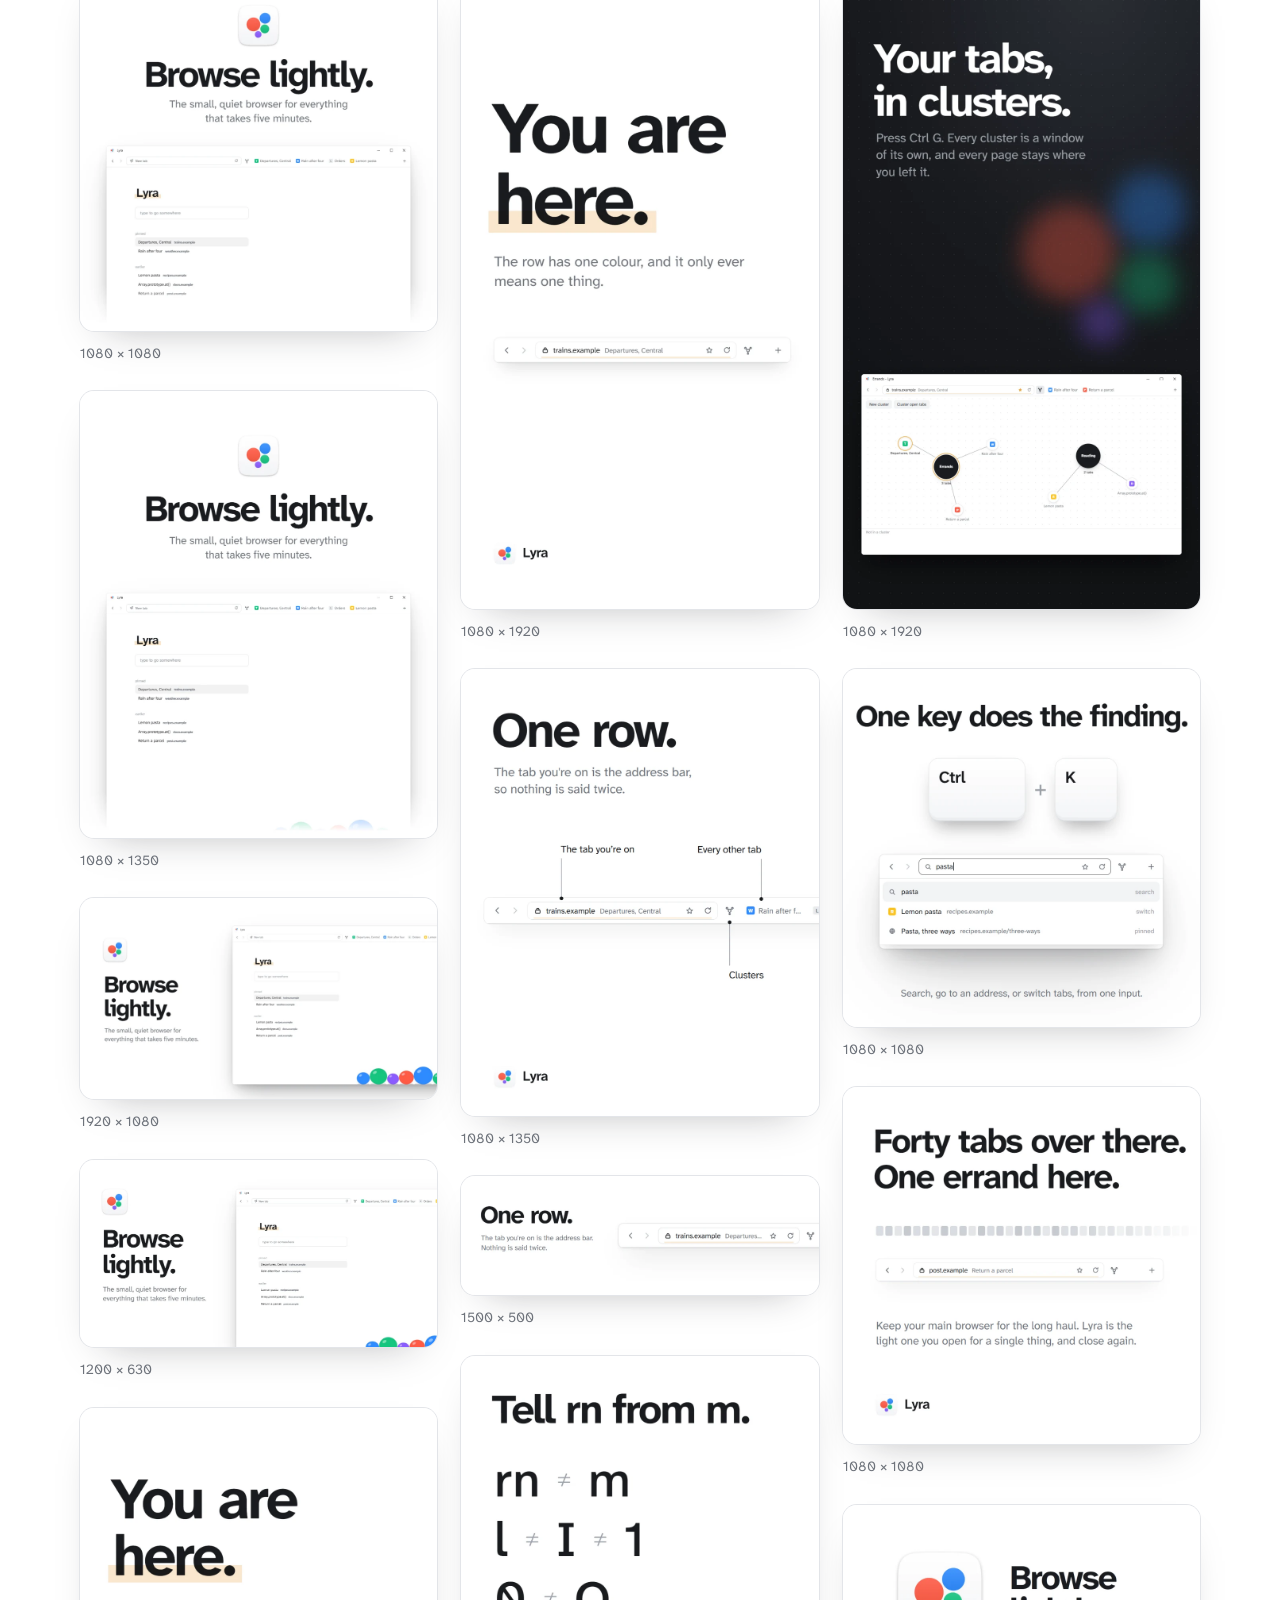
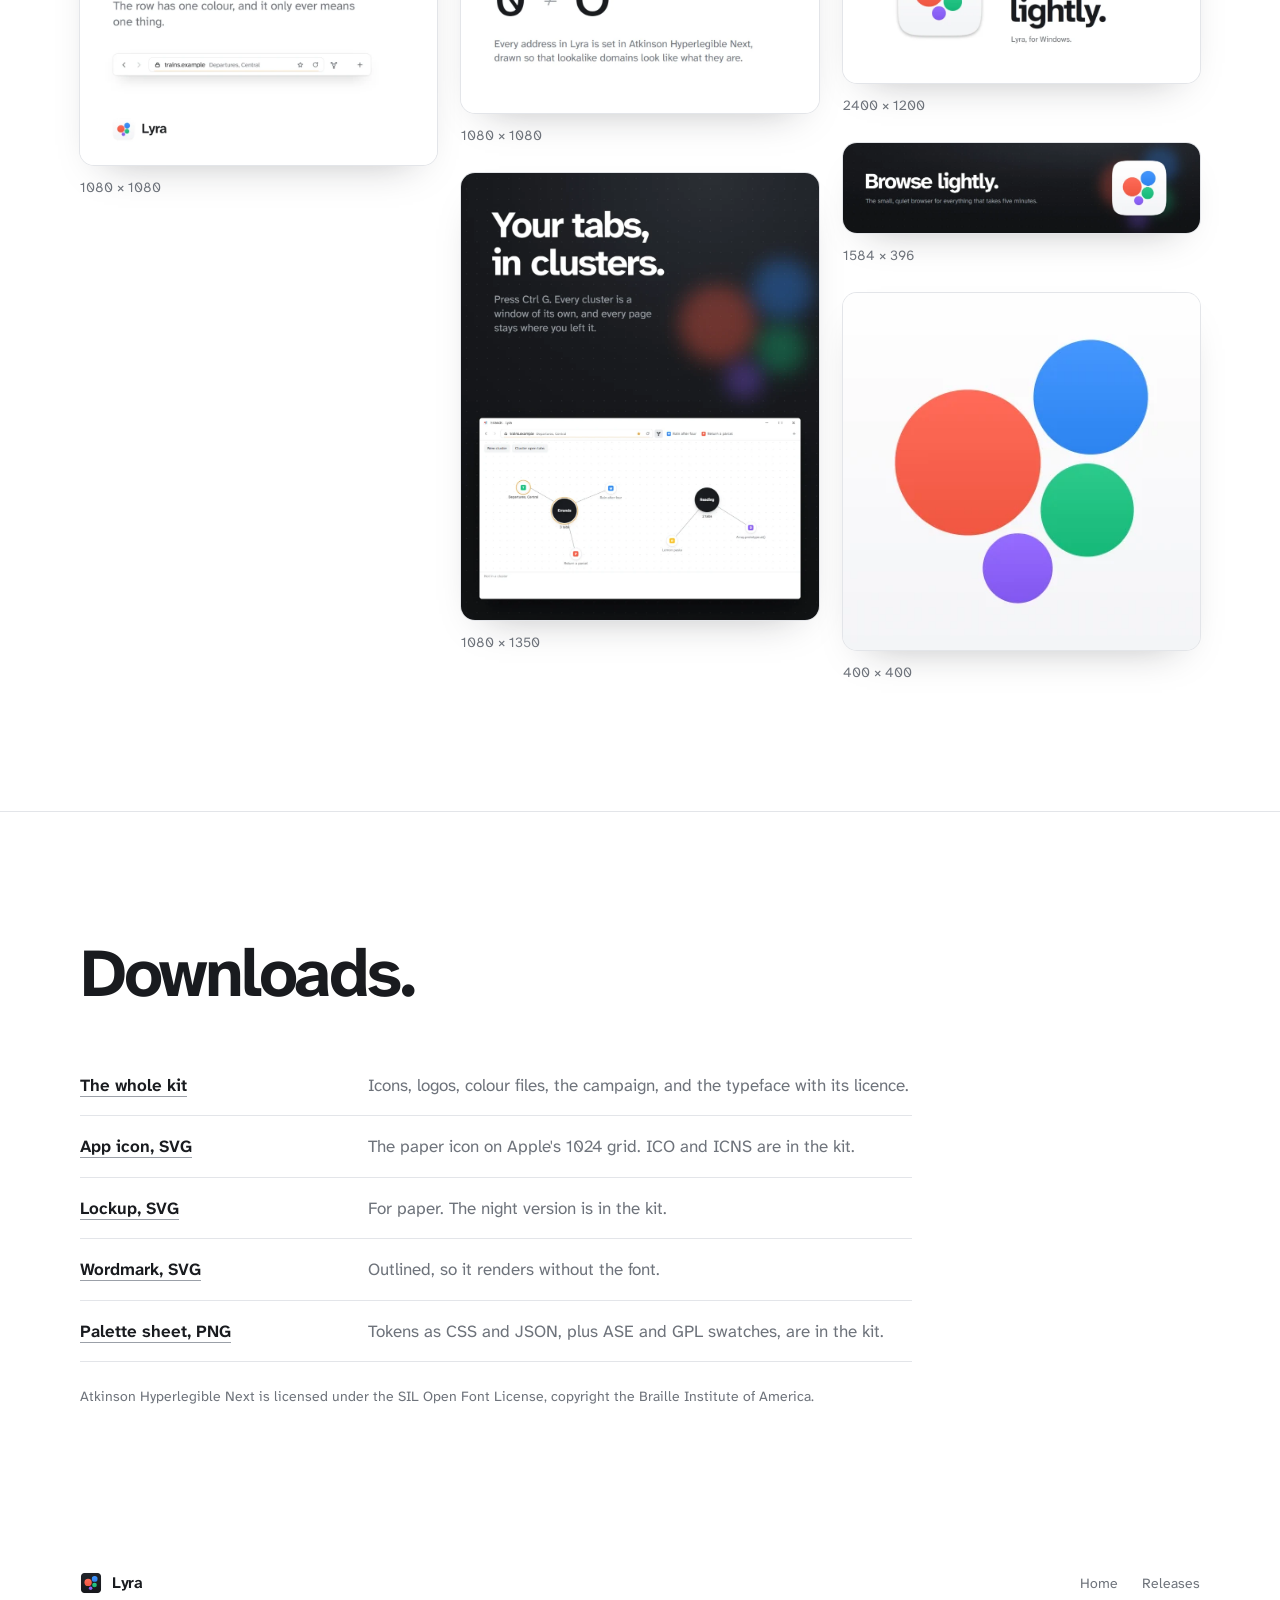
<file: brand/index.html>
<!doctype html>
<html lang="en">
  <head>
    <meta charset="utf-8" />
    <meta name="viewport" content="width=device-width, initial-scale=1" />
    <title>Lyra brand guidelines</title>
    <meta name="description" content="How Lyra looks and sounds: the icon, the logo, colour, type, voice, and every file you need to make more of it." />
    <link rel="icon" href="../assets/icons/favicon.svg" type="image/svg+xml" />
    <link rel="icon" href="../assets/icons/favicon.ico" sizes="48x48" />
    <link rel="apple-touch-icon" href="../assets/icons/apple-touch-icon.png" />
    <meta property="og:title" content="Lyra brand guidelines" />
    <meta property="og:image" content="https://andrewchampagne.github.io/lyra/assets/og.png" />
    <link rel="preload" href="../assets/fonts/atkinson-hyperlegible-next.woff2" as="font" type="font/woff2" crossorigin />
    <link rel="stylesheet" href="../assets/site.css?v=03e28505" />
    <link rel="stylesheet" href="brand.css?v=25104488" />
  </head>
  <body>
    <svg class="sprite" aria-hidden="true"><defs>
<g id="i-back"><path d="M10 3.5 5.5 8l4.5 4.5" /></g>
<g id="i-forward"><path d="M6 3.5 10.5 8 6 12.5" /></g>
<g id="i-reload"><path d="M13 8a5 5 0 1 1-1.6-3.7" /><path d="M13.2 2.4v2.9h-2.9" /></g>
<g id="i-plus"><path d="M8 3.6v8.8M3.6 8h8.8" /></g>
<g id="i-close"><path d="M4.2 4.2l7.6 7.6M11.8 4.2l-7.6 7.6" /></g>
<g id="i-lock"><rect x="3.6" y="7.2" width="8.8" height="5.6" rx="1.3" /><path d="M5.8 7.2V5.6a2.2 2.2 0 0 1 4.4 0v1.6" /></g>
<g id="i-globe"><circle cx="8" cy="8" r="4.9" /><path d="M3.1 8h9.8M8 3.1c1.3 1.4 2 3.1 2 4.9s-.7 3.5-2 4.9c-1.3-1.4-2-3.1-2-4.9s.7-3.5 2-4.9Z" /></g>
<g id="i-lyra"><circle cx="5.2" cy="7.3" r="2.7" /><circle cx="11.6" cy="3.9" r="1.9" /><circle cx="11.4" cy="10" r="1.5" /><circle cx="7.5" cy="13.1" r=".9" /></g>
<g id="i-pin"><path d="m8 2.8 1.7 3.5 3.8.5-2.8 2.7.7 3.7L8 11.5l-3.4 1.7.7-3.7L2.5 6.8l3.8-.5Z" /></g>
<g id="i-search"><circle cx="7.2" cy="7.2" r="3.9" /><path d="M10.2 10.2 13 13" /></g>
<g id="i-arrow"><path d="M3.5 8h9M8.6 4.1 12.5 8l-3.9 3.9" /></g>
<g id="i-cluster"><circle cx="8" cy="8.4" r="2.3" /><circle cx="3.4" cy="4" r="1.3" /><circle cx="12.6" cy="4" r="1.3" /><circle cx="8" cy="13.9" r="1.1" /><path d="M6.3 6.8 4.4 5M9.7 6.8 11.6 5M8 10.7v2.1" /></g>
</defs></svg>
    <a class="skip" href="#main">Skip to content</a>

    <header class="nav" id="nav">
      <div class="wrap">
        <a class="brand" href="../" aria-label="Lyra home">
          <img src="../assets/icons/favicon.svg" alt="" width="28" height="28" />
          Lyra
        </a>
        <ul class="nav-links">
          <li><a href="#logo">Logo</a></li>
          <li><a href="#icon">Icon</a></li>
          <li><a href="#colour">Colour</a></li>
          <li><a href="#type">Type</a></li>
          <li><a href="#voice">Voice</a></li>
          <li><a href="#campaign">Campaign</a></li>
        </ul>
        <a class="btn" href="lyra-brand-kit.zip" download>Brand kit</a>
      </div>
    </header>

    <main id="main">
      <section class="guide-hero">
        <div class="wrap">
          <img src="assets/lyra-paper-mac.svg" alt="" width="132" height="132" class="hero-icon" />
          <h1 class="display">Brand guidelines.</h1>
          <p class="lead">
            How Lyra looks and sounds, and every file you need to make more of it. The short version: paper, ink, one
            mark that means here, and a little cluster of orbs.
          </p>
          <div class="cta">
            <a class="btn" href="lyra-brand-kit.zip" download>
              <svg viewBox="0 0 16 16" aria-hidden="true"><use href="#i-download" /></svg>
              Download the brand kit
            </a>
            <span class="fine">ZIP, 3.1 MB: icons, logos, colour files, the campaign and the typeface.</span>
          </div>
        </div>
      </section>

      <!-- The idea ============================================================ -->
      <section class="g-section" id="idea">
        <div class="wrap split">
          <div>
            <h2 class="headline">A little cluster.</h2>
            <p class="lead">
              Lyra keeps tabs the way you keep errands: in small clusters, each one a window of its own. The icon is one
              of those clusters, four of the new tab's balls packed as close as the clusters plane packs them.
            </p>
            <p class="lead">
              The orbs bring the colour, bright and flat. Amber keeps its one job in the
              row. <strong>The mark always means here.</strong>
            </p>
          </div>
          <figure class="idea-figure">
            <div class="panel night-panel"><img src="assets/symbol-star.svg" alt="The Lyra cluster: coral, sky, sage and lavender orbs, glowing on night" /></div>
            <figcaption>Coral, sky, sage and lavender, a hairline apart. Coral is the master, like the dark ball on the plane.</figcaption>
          </figure>
        </div>
      </section>

      <!-- Logo ================================================================= -->
      <section class="g-section" id="logo">
        <div class="wrap">
          <h2 class="headline">Logo.</h2>
          <p class="lead g-lead">
            The lockup is the app icon beside the wordmark. The icon already carries the colour, so the word beside it
            goes without its stroke.
          </p>

          <div class="panels two">
            <figure>
              <div class="panel"><img class="lockup" src="assets/lockup-horizontal-light.svg" alt="Lyra lockup on paper" /></div>
              <figcaption>Lockup, on paper</figcaption>
            </figure>
            <figure>
              <div class="panel night-panel"><img class="lockup" src="assets/lockup-horizontal-dark.svg" alt="Lyra lockup on night" /></div>
              <figcaption>Lockup, on night</figcaption>
            </figure>
          </div>

          <div class="panels three">
            <figure>
              <div class="panel"><img class="wordmark" src="assets/wordmark-ink.svg" alt="The Lyra wordmark with its highlighter stroke" /></div>
              <figcaption>Wordmark. The new tab page's own: SemiBold, tracked -0.035em, over the highlighter stroke.</figcaption>
            </figure>
            <figure>
              <div class="panel"><img class="symbol" src="assets/symbol-ink.svg" alt="The Lyra cluster resting on paper" /></div>
              <figcaption>Symbol. The cluster on its own, resting on paper.</figcaption>
            </figure>
            <figure>
              <div class="panel"><img class="symbol" src="assets/symbol-mono.svg" alt="The Lyra cluster in one colour" /></div>
              <figcaption>One colour, for print and stamps.</figcaption>
            </figure>
          </div>

          <div class="split rules-split">
            <figure class="clearspace">
              <div class="panel">
                <div class="cs-box"><img class="lockup" src="assets/lockup-horizontal-light.svg" alt="" /></div>
              </div>
              <figcaption>Clear space is half the icon's height on every side. The smallest lockup is 24px tall.</figcaption>
            </figure>
            <div>
              <h3 class="g-h3">Keep it clean</h3>
              <ul class="rules">
                <li>Don't put the highlighter stroke and the icon side by side. Let one of them carry the colour.</li>
                <li>Don't recolour or reorder the orbs, or change the mark, the stroke or the icon's sky.</li>
                <li>Don't set Lyra in another typeface, or outline, shadow, stretch or skew it.</li>
                <li>Don't use the mark as a text colour. On paper it's 2.2:1 and can't be read.</li>
                <li>Don't put the paper wordmark over busy photographs. Use night, or a quiet area of the image.</li>
              </ul>
            </div>
          </div>
        </div>
      </section>

      <!-- App icon ================================================================ -->
      <section class="g-section" id="icon">
        <div class="wrap">
          <h2 class="headline">App icon.</h2>
          <p class="lead g-lead">
            Three appearances, like Apple's light, dark and tinted icons. Paper is the default: four flat, bright orbs
            on a white tile.
          </p>
          <div class="panels three icons-row">
            <figure>
              <div class="panel tall"><img src="assets/lyra-paper-mac.svg" alt="Paper icon" width="220" height="220" /></div>
              <figcaption>Paper, the default</figcaption>
            </figure>
            <figure>
              <div class="panel tall"><img src="assets/lyra-night-mac.svg" alt="Night icon" width="220" height="220" /></div>
              <figcaption>Night, for dark places</figcaption>
            </figure>
            <figure>
              <div class="panel tall night-panel"><img src="assets/lyra-tinted-mac.svg" alt="Tinted icon" width="220" height="220" /></div>
              <figcaption>Tinted, for monochrome themes</figcaption>
            </figure>
          </div>
          <div class="ladder-block">
            <div class="ladder"><figure><img src="assets/lyra-paper-16.png" width="16" height="16" alt=""><figcaption>16</figcaption></figure><figure><img src="assets/lyra-paper-20.png" width="20" height="20" alt=""><figcaption>20</figcaption></figure><figure><img src="assets/lyra-paper-24.png" width="24" height="24" alt=""><figcaption>24</figcaption></figure><figure><img src="assets/lyra-paper-32.png" width="32" height="32" alt=""><figcaption>32</figcaption></figure><figure><img src="assets/lyra-paper-48.png" width="48" height="48" alt=""><figcaption>48</figcaption></figure><figure><img src="assets/lyra-paper-64.png" width="64" height="64" alt=""><figcaption>64</figcaption></figure><figure><img src="assets/lyra-paper-128.png" width="128" height="128" alt=""><figcaption>128</figcaption></figure><figure><img src="assets/lyra-paper-256.png" width="256" height="256" alt=""><figcaption>256</figcaption></figure></div>
            <p class="fine">
              Below 48 pixels the icon is redrawn, not scaled. The gaps widen to about a pixel, so the four orbs never
              run together.
            </p>
          </div>
        </div>
      </section>

      <!-- Colour =================================================================== -->
      <section class="g-section" id="colour">
        <div class="wrap">
          <h2 class="headline">Colour.</h2>
          <p class="lead g-lead">
            Paper, ink, one mark, and the orbs. Paper is most of every surface and ink carries the words. The mark
            appears once, where you are: a stroke, a ring or a glow. The orbs are the new tab's balls: bright and flat
            in the icon and the toy, glows and favicons elsewhere. Neither is ever text or a large flat fill.
          </p>
          <img class="palette-sheet" src="assets/palette.png" alt="Palette sheet: paper, ink and mark in proportion, with neutrals, night and the orb colours" width="2400" height="1500" loading="lazy" />
          <div class="palette-group"><h3>Core</h3><p>Paper, ink and one mark. Almost everything is the first two.</p><ul class="swatches"><li class="swatch" style="--c:#FFFFFF"><span class="chip"></span><b>Paper</b><code>#FFFFFF</code><span>Background. Most of every surface.</span><span class="token">--paper</span></li><li class="swatch is-dark" style="--c:#191B1F"><span class="chip"></span><b>Ink</b><code>#191B1F</code><span>Text, controls, cluster balls, the night sky.</span><span class="token">--ink</span></li><li class="swatch" style="--c:#E8A33D"><span class="chip"></span><b>Mark</b><code>#E8A33D</code><span>The one colour. It means here or loading. Never text, never a fill.</span><span class="token">--mark</span></li></ul></div><div class="palette-group"><h3>Neutrals</h3><p>Fills and lines between paper and ink.</p><ul class="swatches"><li class="swatch" style="--c:#F2F3F5"><span class="chip"></span><b>Surface</b><code>#F2F3F5</code><span>Hover, the active chip, large quiet fills.</span><span class="token">--surface</span></li><li class="swatch" style="--c:#E8EAEE"><span class="chip"></span><b>Surface deep</b><code>#E8EAEE</code><span>Pressed, and toggles that are on.</span><span class="token">--surface-deep</span></li><li class="swatch" style="--c:#E3E5E9"><span class="chip"></span><b>Rule</b><code>#E3E5E9</code><span>One-pixel borders and dividers.</span><span class="token">--rule</span></li><li class="swatch is-dark" style="--c:#6E737B"><span class="chip"></span><b>Graphite</b><code>#6E737B</code><span>Secondary text and idle icons.</span><span class="token">--graphite</span></li><li class="swatch" style="--c:#9BA0A8"><span class="chip"></span><b>Graphite soft</b><code>#9BA0A8</code><span>Hints, placeholders and tethers.</span><span class="token">--graphite-soft</span></li></ul></div><div class="palette-group"><h3>Night</h3><p>Marketing only: the icon's sky and the night sections.</p><ul class="swatches"><li class="swatch is-dark" style="--c:#2B2E35"><span class="chip"></span><b>Night top</b><code>#2B2E35</code><span>Top of a night gradient.</span><span class="token">--night-top</span></li><li class="swatch is-dark" style="--c:#191B1F"><span class="chip"></span><b>Night</b><code>#191B1F</code><span>Ink, used as a sky.</span><span class="token">--night</span></li><li class="swatch is-dark" style="--c:#111215"><span class="chip"></span><b>Night deep</b><code>#111215</code><span>Bottom of a night gradient.</span><span class="token">--night-deep</span></li><li class="swatch" style="--c:#F4F5F7"><span class="chip"></span><b>Starlight</b><code>#F4F5F7</code><span>Text and lines on night, at 92%, 60% or 30%.</span><span class="token">--starlight</span></li><li class="swatch" style="--c:#FFD08A"><span class="chip"></span><b>Mark glow</b><code>#FFD08A</code><span>The hot centre of the mark when it glows.</span><span class="token">--mark-glow</span></li></ul></div><div class="palette-group"><h3>Orbs</h3><p>The new tab balls, and the icon. Bright, flat and secondary: the icon, the balls, glows, favicons. Never text.</p><ul class="swatches"><li class="swatch is-dark" style="--c:#FF5B45"><span class="chip"></span><b>Coral</b><code>#FF5B45</code><span>The icon's master orb.</span><span class="token">--orb-coral</span></li><li class="swatch" style="--c:#16C47F"><span class="chip"></span><b>Sage</b><code>#16C47F</code><span>Icon orb.</span><span class="token">--orb-sage</span></li><li class="swatch is-dark" style="--c:#2F8BFF"><span class="chip"></span><b>Sky</b><code>#2F8BFF</code><span>Icon orb.</span><span class="token">--orb-sky</span></li><li class="swatch is-dark" style="--c:#8A5CFF"><span class="chip"></span><b>Lavender</b><code>#8A5CFF</code><span>Icon orb.</span><span class="token">--orb-lavender</span></li><li class="swatch" style="--c:#FFC21F"><span class="chip"></span><b>Butter</b><code>#FFC21F</code><span>A favicon only; too close to the mark for the icon and the balls.</span><span class="token">--orb-butter</span></li></ul></div>
          <div class="palette-group">
            <h3>Alpha</h3>
            <p>Overlays from the app's tokens.</p>
            <ul class="swatches"><li class="swatch" style="--c:rgba(232, 163, 61, 0.26)"><span class="chip"></span><b>Mark wash</b><code>rgba(232, 163, 61, 0.26)</code><span>The highlighter stroke on paper.</span><span class="token">--mark-wash</span></li><li class="swatch" style="--c:rgba(25, 27, 31, 0.055)"><span class="chip"></span><b>Hover</b><code>rgba(25, 27, 31, 0.055)</code><span>Hover on small controls.</span><span class="token">--hover</span></li><li class="swatch" style="--c:rgba(25, 27, 31, 0.105)"><span class="chip"></span><b>Press</b><code>rgba(25, 27, 31, 0.105)</code><span>Press on small controls.</span><span class="token">--press</span></li></ul>
          </div>

          <h3 class="g-h3" style="margin-top: 64px">Contrast</h3>
          <div class="table-wrap">
            <table class="contrast">
              <thead><tr><th></th><th>Pair</th><th>Ratio</th><th>WCAG</th><th>Use</th></tr></thead>
              <tbody><tr><td><span class="pair" style="background:#FFFFFF;color:#191B1F">Aa</span></td><td>Ink on paper</td><td>17.24:1</td><td>AAA</td><td>All text</td></tr><tr><td><span class="pair" style="background:#FFFFFF;color:#6E737B">Aa</span></td><td>Graphite on paper</td><td>4.77:1</td><td>AA</td><td>Secondary text</td></tr><tr><td><span class="pair" style="background:#FFFFFF;color:#9BA0A8">Aa</span></td><td>Graphite soft on paper</td><td>2.63:1</td><td>Not for text</td><td>Hints only, never essential text</td></tr><tr><td><span class="pair" style="background:#FFFFFF;color:#E8A33D">Aa</span></td><td>Mark on paper</td><td>2.16:1</td><td>Not for text</td><td>Strokes and rings, never text</td></tr><tr><td><span class="pair" style="background:#191B1F;color:#FFFFFF">Aa</span></td><td>Paper on ink</td><td>17.24:1</td><td>AAA</td><td>All text</td></tr><tr><td><span class="pair" style="background:#191B1F;color:#9BA0A8">Aa</span></td><td>Graphite soft on ink</td><td>6.56:1</td><td>AA</td><td>Secondary text on night</td></tr><tr><td><span class="pair" style="background:#191B1F;color:#E8A33D">Aa</span></td><td>Mark on ink</td><td>8.00:1</td><td>AAA</td><td>Glows and strokes on night</td></tr></tbody>
            </table>
          </div>
          <p class="fine" style="margin-top: 16px">
            Ratios are computed from the hex values. Core and neutral colours are the app's own tokens, from
            <code>src/shared/tokens.css</code>.
          </p>
        </div>
      </section>

      <!-- Type ======================================================================= -->
      <section class="g-section" id="type">
        <div class="wrap split">
          <div>
            <h2 class="headline">Type.</h2>
            <p class="lead">
              One typeface: Atkinson Hyperlegible Next, drawn by the Braille Institute so that similar characters never
              pass for each other. In an address bar that's a security property, so it's also the brand's voice.
            </p>
            <table class="scale">
              <tbody>
                <tr><th>Display</th><td>700, tracking -0.045em, line height 1.0</td></tr>
                <tr><th>Headline</th><td>650 to 700, tracking -0.03em to -0.04em</td></tr>
                <tr><th>Lead</th><td>400, 19 to 23px, Graphite</td></tr>
                <tr><th>Body</th><td>400, 17px, line height 1.55</td></tr>
                <tr><th>Caption</th><td>400, 13 to 14px, Graphite</td></tr>
                <tr><th>In the app</th><td>13px for UI, 12px secondary, 44px for the wordmark</td></tr>
              </tbody>
            </table>
            <p class="fine" style="margin-top: 18px">Sentence case everywhere. No all caps, no letter-spaced labels, no monospace.</p>
          </div>
          <div class="type-specimen">
            <p class="aa">Aa</p>
            <p class="w400">Browse lightly.</p>
            <p class="w600">Browse lightly.</p>
            <p class="w700">Browse lightly.</p>
            <p class="pairs">rn m &nbsp; l I 1 &nbsp; 0 O</p>
          </div>
        </div>
      </section>

      <!-- Icons ======================================================================== -->
      <section class="g-section" id="icons">
        <div class="wrap">
          <h2 class="headline">Icons.</h2>
          <p class="lead g-lead">
            A 16 by 16 grid, a 1.5 stroke with round caps and joins, and colour inherited from the text around it.
            The Lyra glyph is the icon's cluster drawn as rings. It has no tethers, so it never reads as the cluster
            button beside it.
          </p>
          <ul class="icon-grid"><li><svg viewBox="0 0 16 16" aria-hidden="true"><use href="#i-back"/></svg><span>Back</span></li><li><svg viewBox="0 0 16 16" aria-hidden="true"><use href="#i-forward"/></svg><span>Forward</span></li><li><svg viewBox="0 0 16 16" aria-hidden="true"><use href="#i-reload"/></svg><span>Reload</span></li><li><svg viewBox="0 0 16 16" aria-hidden="true"><use href="#i-plus"/></svg><span>New tab</span></li><li><svg viewBox="0 0 16 16" aria-hidden="true"><use href="#i-close"/></svg><span>Close</span></li><li><svg viewBox="0 0 16 16" aria-hidden="true"><use href="#i-lock"/></svg><span>Secure</span></li><li><svg viewBox="0 0 16 16" aria-hidden="true"><use href="#i-globe"/></svg><span>Site</span></li><li><svg viewBox="0 0 16 16" aria-hidden="true"><use href="#i-lyra"/></svg><span>Lyra</span></li><li><svg viewBox="0 0 16 16" aria-hidden="true"><use href="#i-pin"/></svg><span>Pin</span></li><li><svg viewBox="0 0 16 16" aria-hidden="true"><use href="#i-search"/></svg><span>Search</span></li><li><svg viewBox="0 0 16 16" aria-hidden="true"><use href="#i-arrow"/></svg><span>Open</span></li><li><svg viewBox="0 0 16 16" aria-hidden="true"><use href="#i-cluster"/></svg><span>Cluster</span></li></ul>
        </div>
      </section>

      <!-- Voice =========================================================================== -->
      <section class="g-section" id="voice">
        <div class="wrap split">
          <div>
            <h2 class="headline">Voice.</h2>
            <p class="lead">
              Sentence case, plain verbs, from the reader's side, and true. Headlines are short and end with a full
              stop. Dry, not cute. An action keeps its name through the whole flow.
            </p>
          </div>
          <div class="table-wrap">
            <table class="voice">
              <thead><tr><th>Write</th><th>Not</th></tr></thead>
              <tbody>
                <tr><td>Browse lightly.</td><td>The ultimate lightweight browsing experience!</td></tr>
                <tr><td>Reopen 5 tabs</td><td>Restore your previous session</td></tr>
                <tr><td>Deleted Errands. Undo</td><td>Cluster successfully removed</td></tr>
                <tr><td>Nothing pinned yet. Press Ctrl+D on a page to keep it here.</td><td>Oops! You don't have any pins.</td></tr>
                <tr><td>Reload (Ctrl+R)</td><td>Refresh page</td></tr>
              </tbody>
            </table>
          </div>
        </div>
      </section>

      <!-- Motion =========================================================================== -->
      <section class="g-section" id="motion">
        <div class="wrap">
          <h2 class="headline">Motion.</h2>
          <ul class="facts light">
            <li><b>It answers someone.</b><span>Motion follows an action: opening, dragging, confirming, loading.</span></li>
            <li><b>Once, then still.</b><span>At most one unprompted moment per surface, and then the page goes quiet. Physics sleeps when nothing moves.</span></li>
            <li><b>Quick and optional.</b><span>Hovers take 90 to 140ms, and everything collapses for people who ask for reduced motion.</span></li>
          </ul>
        </div>
      </section>

      <!-- Campaign =========================================================================== -->
      <section class="g-section" id="campaign">
        <div class="wrap">
          <h2 class="headline">Campaign: You are here.</h2>
          <p class="lead g-lead">
            One idea per frame, a lot of air, and the product as the proof. Every frame is rendered from the same UI kit
            as the landing page, so the browser in the ads is the browser you get. Select a frame for the full-size PNG.
          </p>
          <div class="gallery"><figure class="ad" style="--ratio:1080/1080"><a href="assets/ads/hero-1080x1080.png"><img src="assets/ads/hero-1080x1080.webp" width="900" height="900" alt="" loading="lazy"></a><figcaption>1080 × 1080</figcaption></figure><figure class="ad" style="--ratio:1080/1350"><a href="assets/ads/hero-1080x1350.png"><img src="assets/ads/hero-1080x1350.webp" width="900" height="1125" alt="" loading="lazy"></a><figcaption>1080 × 1350</figcaption></figure><figure class="ad" style="--ratio:1920/1080"><a href="assets/ads/hero-1920x1080.png"><img src="assets/ads/hero-1920x1080.webp" width="900" height="506" alt="" loading="lazy"></a><figcaption>1920 × 1080</figcaption></figure><figure class="ad" style="--ratio:1200/630"><a href="assets/ads/hero-1200x630.png"><img src="assets/ads/hero-1200x630.webp" width="900" height="473" alt="" loading="lazy"></a><figcaption>1200 × 630</figcaption></figure><figure class="ad" style="--ratio:1080/1080"><a href="assets/ads/here-1080x1080.png"><img src="assets/ads/here-1080x1080.webp" width="900" height="900" alt="" loading="lazy"></a><figcaption>1080 × 1080</figcaption></figure><figure class="ad" style="--ratio:1080/1920"><a href="assets/ads/here-1080x1920.png"><img src="assets/ads/here-1080x1920.webp" width="900" height="1600" alt="" loading="lazy"></a><figcaption>1080 × 1920</figcaption></figure><figure class="ad" style="--ratio:1080/1350"><a href="assets/ads/one-row-1080x1350.png"><img src="assets/ads/one-row-1080x1350.webp" width="900" height="1125" alt="" loading="lazy"></a><figcaption>1080 × 1350</figcaption></figure><figure class="ad" style="--ratio:1500/500"><a href="assets/ads/one-row-1500x500.png"><img src="assets/ads/one-row-1500x500.webp" width="900" height="300" alt="" loading="lazy"></a><figcaption>1500 × 500</figcaption></figure><figure class="ad" style="--ratio:1080/1080"><a href="assets/ads/legible-1080x1080.png"><img src="assets/ads/legible-1080x1080.webp" width="900" height="900" alt="" loading="lazy"></a><figcaption>1080 × 1080</figcaption></figure><figure class="ad" style="--ratio:1080/1350"><a href="assets/ads/clusters-1080x1350.png"><img src="assets/ads/clusters-1080x1350.webp" width="900" height="1125" alt="" loading="lazy"></a><figcaption>1080 × 1350</figcaption></figure><figure class="ad" style="--ratio:1080/1920"><a href="assets/ads/clusters-1080x1920.png"><img src="assets/ads/clusters-1080x1920.webp" width="900" height="1600" alt="" loading="lazy"></a><figcaption>1080 × 1920</figcaption></figure><figure class="ad" style="--ratio:1080/1080"><a href="assets/ads/one-key-1080x1080.png"><img src="assets/ads/one-key-1080x1080.webp" width="900" height="900" alt="" loading="lazy"></a><figcaption>1080 × 1080</figcaption></figure><figure class="ad" style="--ratio:1080/1080"><a href="assets/ads/errand-1080x1080.png"><img src="assets/ads/errand-1080x1080.webp" width="900" height="900" alt="" loading="lazy"></a><figcaption>1080 × 1080</figcaption></figure><figure class="ad" style="--ratio:2400/1200"><a href="assets/ads/billboard-2400x1200.png"><img src="assets/ads/billboard-2400x1200.webp" width="900" height="450" alt="" loading="lazy"></a><figcaption>2400 × 1200</figcaption></figure><figure class="ad" style="--ratio:1584/396"><a href="assets/ads/banner-1584x396.png"><img src="assets/ads/banner-1584x396.webp" width="900" height="225" alt="" loading="lazy"></a><figcaption>1584 × 396</figcaption></figure><figure class="ad" style="--ratio:400/400"><a href="assets/ads/avatar-400x400.png"><img src="assets/ads/avatar-400x400.webp" width="400" height="400" alt="" loading="lazy"></a><figcaption>400 × 400</figcaption></figure></div>
        </div>
      </section>

      <!-- Downloads =========================================================================== -->
      <section class="g-section" id="downloads">
        <div class="wrap">
          <h2 class="headline">Downloads.</h2>
          <dl class="downloads">
            <div><dt><a href="lyra-brand-kit.zip" download>The whole kit</a></dt><dd>Icons, logos, colour files, the campaign, and the typeface with its licence.</dd></div>
            <div><dt><a href="assets/lyra-paper-mac.svg" download>App icon, SVG</a></dt><dd>The paper icon on Apple's 1024 grid. ICO and ICNS are in the kit.</dd></div>
            <div><dt><a href="assets/lockup-horizontal-light.svg" download>Lockup, SVG</a></dt><dd>For paper. The night version is in the kit.</dd></div>
            <div><dt><a href="assets/wordmark-ink.svg" download>Wordmark, SVG</a></dt><dd>Outlined, so it renders without the font.</dd></div>
            <div><dt><a href="assets/palette.png" download>Palette sheet, PNG</a></dt><dd>Tokens as CSS and JSON, plus ASE and GPL swatches, are in the kit.</dd></div>
          </dl>
          <p class="fine" style="margin-top: 24px">
            Atkinson Hyperlegible Next is licensed under the SIL Open Font License, copyright the Braille Institute of
            America.
          </p>
        </div>
      </section>
    </main>

    <footer class="footer">
      <div class="wrap">
        <a class="brand" href="../"><img src="../assets/icons/favicon.svg" alt="" width="22" height="22" />Lyra</a>
        <ul>
          <li><a href="../">Home</a></li>
          <li><a href="https://github.com/andrewchampagne/lyra/releases">Releases</a></li>
        </ul>
      </div>
    </footer>
    <svg class="sprite" aria-hidden="true"><defs><g id="i-download"><path d="M8 2.8v7.6M4.6 7.2 8 10.6l3.4-3.4M3.4 13.2h9.2" /></g></defs></svg>
    <script>
      (() => {
        const nav = document.getElementById('nav');
        const on = () => nav.classList.toggle('scrolled', scrollY > 4);
        addEventListener('scroll', on, { passive: true });
        on();
      })();
    </script>
  </body>
</html>
</file>
<file: assets/lyra-ui.css>
/* ===========================================================================
   Lyra UI, for marketing renders.
   A faithful copy of the app's chrome (src/renderer/styles.css), new tab
   page (src/newtab/newtab.css), results panel and clusters plane, scoped
   under .ly-window so a page can show the product without running it.
   Sizes are the app's real CSS pixels; scale with `zoom`.
   =========================================================================== */

.ly-window {
  --ly-paper: #ffffff;
  --ly-surface: #f2f3f5;
  --ly-surface-deep: #e8eaee;
  --ly-rule: #e3e5e9;
  --ly-ink: #191b1f;
  --ly-graphite: #6e737b;
  --ly-graphite-soft: #9ba0a8;
  --ly-mark: #e8a33d;
  --ly-mark-wash: rgba(232, 163, 61, 0.26);
  --ly-hover: rgba(25, 27, 31, 0.055);
  --ly-press: rgba(25, 27, 31, 0.105);
  --ly-font: 'Atkinson Hyperlegible Next', system-ui, 'Segoe UI', sans-serif;

  position: relative;
  display: flex;
  flex-direction: column;
  overflow: hidden;
  border-radius: 9px;
  background: var(--ly-paper);
  color: var(--ly-ink);
  font-family: var(--ly-font);
  font-size: 13px;
  line-height: normal;
  text-align: left;
  -webkit-font-smoothing: antialiased;
  user-select: none;
  cursor: default;
  box-shadow:
    0 0 0 1px rgba(25, 27, 31, 0.1),
    0 2px 6px rgba(25, 27, 31, 0.06),
    0 24px 48px -16px rgba(25, 27, 31, 0.28),
    0 60px 120px -40px rgba(25, 27, 31, 0.32);
}

.ly-window * {
  box-sizing: border-box;
}

.ly-window svg use {
  fill: none;
  stroke: currentColor;
  stroke-width: 1.5;
  stroke-linecap: round;
  stroke-linejoin: round;
}

/* --- Windows 11 title bar (the app keeps the native frame) --------------- */

.ly-titlebar {
  flex: none;
  display: flex;
  align-items: center;
  height: 32px;
  padding-left: 12px;
  background: var(--ly-paper);
  color: var(--ly-ink);
  font: 12px 'Segoe UI Variable Text', 'Segoe UI', system-ui, sans-serif;
}

.ly-titlebar img {
  width: 16px;
  height: 16px;
  margin-right: 10px;
}

.ly-titlebar .ly-caption {
  display: flex;
  margin-left: auto;
  height: 100%;
}

.ly-caption span {
  display: grid;
  place-items: center;
  width: 46px;
  height: 100%;
}

.ly-caption svg {
  width: 10px;
  height: 10px;
  fill: none;
  stroke: var(--ly-ink);
  stroke-width: 1;
}

/* --- The one row --------------------------------------------------------- */

.ly-bar {
  position: relative;
  flex: none;
  display: flex;
  align-items: center;
  gap: 6px;
  height: 44px;
  padding: 0 8px;
  background: var(--ly-paper);
  box-shadow: inset 0 -1px 0 var(--ly-rule);
}

.ly-nav {
  display: flex;
  align-items: center;
  gap: 2px;
  flex: none;
}

.ly-btn {
  flex: none;
  display: grid;
  place-items: center;
  width: 28px;
  height: 28px;
  border-radius: 6px;
  color: var(--ly-graphite);
}

.ly-btn svg {
  width: 16px;
  height: 16px;
  display: block;
}

.ly-btn.off {
  color: #c6cad0;
}

.ly-btn.on {
  background: var(--ly-surface-deep);
  color: var(--ly-ink);
}

.ly-new {
  margin-left: auto;
}

.ly-field {
  position: relative;
  display: flex;
  align-items: center;
  gap: 7px;
  flex: 1 1 340px;
  min-width: 190px;
  max-width: 720px;
  height: 30px;
  padding: 0 4px 0 10px;
  border: 1px solid var(--ly-rule);
  border-radius: 8px;
  background: var(--ly-paper);
}

.ly-field::after {
  content: '';
  position: absolute;
  left: 10px;
  right: 10px;
  bottom: 1px;
  height: 2px;
  border-radius: 999px;
  background: var(--ly-mark-wash);
  pointer-events: none;
}

.ly-field.loading::after {
  background: linear-gradient(90deg, var(--ly-mark-wash) 0%, var(--ly-mark) 45%, var(--ly-mark) 55%, var(--ly-mark-wash) 100%);
  background-size: 250% 100%;
  background-position: 40% 0;
  animation: ly-sweep 1.15s linear infinite;
}

.ly-field.editing {
  border-color: var(--ly-ink);
}

.ly-field.editing::after,
.ly-field.blank:not(.loading)::after {
  opacity: 0;
}

@keyframes ly-sweep {
  from {
    background-position: 160% 0;
  }
  to {
    background-position: -160% 0;
  }
}

@media (prefers-reduced-motion: reduce) {
  .ly-field.loading::after {
    animation: none;
  }
}

.ly-field-icon {
  flex: none;
  display: grid;
  place-items: center;
  width: 14px;
  height: 14px;
  color: var(--ly-graphite);
}

.ly-field-icon svg {
  width: 14px;
  height: 14px;
  display: block;
}

.ly-field-icon.secure {
  color: var(--ly-ink);
}

.ly-field-line {
  display: flex;
  align-items: baseline;
  gap: 8px;
  flex: 1 1 auto;
  min-width: 0;
  overflow: hidden;
  white-space: nowrap;
}

.ly-host {
  flex: 0 0 auto;
  max-width: 55%;
  letter-spacing: -0.006em;
  overflow: hidden;
  text-overflow: ellipsis;
  color: var(--ly-ink);
}

.ly-title {
  flex: 0 1 auto;
  min-width: 0;
  font-size: 12px;
  overflow: hidden;
  text-overflow: ellipsis;
  color: var(--ly-graphite);
}

.ly-input {
  flex: 1 1 auto;
  min-width: 0;
  overflow: hidden;
  white-space: nowrap;
  color: var(--ly-ink);
}

.ly-input .sel {
  background: var(--ly-mark-wash);
}

.ly-input .ph {
  color: var(--ly-graphite-soft);
}

.ly-input .caret {
  display: inline-block;
  width: 1px;
  height: 15px;
  margin-left: 1px;
  vertical-align: -3px;
  background: var(--ly-ink);
}

.ly-act {
  flex: none;
  display: grid;
  place-items: center;
  width: 24px;
  height: 24px;
  border-radius: 6px;
  color: var(--ly-graphite);
}

.ly-act svg {
  width: 14px;
  height: 14px;
  display: block;
}

.ly-act.on svg use {
  fill: var(--ly-mark);
  stroke: var(--ly-mark);
}

.ly-chips {
  display: flex;
  align-items: center;
  gap: 2px;
  flex: 1 1 auto;
  min-width: 0;
  overflow: hidden;
}

.ly-chip {
  position: relative;
  display: flex;
  align-items: center;
  gap: 6px;
  flex: 0 1 auto;
  min-width: 0;
  max-width: 148px;
  height: 28px;
  padding: 0 8px;
  border-radius: 6px;
  color: var(--ly-graphite);
  white-space: nowrap;
}

.ly-chip span {
  overflow: hidden;
  text-overflow: ellipsis;
}

.ly-chip.hover {
  background: var(--ly-hover);
  color: var(--ly-ink);
}

/* A favicon stand-in: the only chroma in the chrome comes from sites. */
.ly-fav {
  flex: none;
  display: grid;
  place-items: center;
  width: 14px;
  height: 14px;
  border-radius: 3px;
  color: #fff;
  font-size: 9px;
  font-weight: 700;
}

.ly-fav.letter {
  background: var(--ly-surface-deep);
  color: var(--ly-graphite);
  font-weight: 600;
}

.ly-fav svg {
  width: 14px;
  height: 14px;
  display: block;
}

/* --- Page area ------------------------------------------------------------ */

.ly-page {
  position: relative;
  flex: 1 1 auto;
  min-height: 0;
  overflow: hidden;
  background: var(--ly-paper);
}

/* --- New tab page ------------------------------------------------------- */

.ly-ntp {
  max-width: 34rem;
  padding: 72px 32px 40px 104px;
  font-size: 14px;
}

.ly-wordmark {
  margin: 0 0 28px;
  font-size: 44px;
  font-weight: 600;
  letter-spacing: -0.035em;
  line-height: 1;
}

.ly-wordmark span {
  position: relative;
  display: inline-block;
  padding: 0 0.08em;
}

.ly-wordmark span::after {
  content: '';
  position: absolute;
  left: -0.06em;
  right: -0.14em;
  bottom: 0.08em;
  height: 0.32em;
  background: var(--ly-mark-wash);
  border-radius: 1px;
  mix-blend-mode: multiply;
}

.ly-go {
  display: flex;
  align-items: center;
  height: 44px;
  margin: 0 0 44px;
  padding: 0 16px;
  border: 1px solid var(--ly-rule);
  border-radius: 8px;
  color: var(--ly-graphite-soft);
  font-size: 15px;
}

.ly-group {
  margin: 0 0 32px;
}

.ly-group h4 {
  margin: 0 0 6px;
  font-size: 12px;
  font-weight: 400;
  color: var(--ly-graphite-soft);
  letter-spacing: 0.01em;
}

.ly-entry {
  display: flex;
  align-items: baseline;
  gap: 10px;
  padding: 7px 10px;
  border-radius: 8px;
}

.ly-entry.hover {
  background: var(--ly-hover);
}

.ly-entry .h {
  color: var(--ly-graphite);
  font-size: 12px;
}

.ly-balls {
  position: absolute;
  right: 16px;
  bottom: 16px;
  display: grid;
  place-items: center;
  width: 34px;
  height: 34px;
  border: 1px solid var(--ly-rule);
  border-radius: 999px;
  color: var(--ly-graphite);
  opacity: 0.45;
}

.ly-balls.on {
  color: var(--ly-ink);
}

/* The toy's balls, at rest on the floor of the page. */
.ly-toy {
  position: absolute;
  left: 0;
  bottom: 0;
  width: 1100px;
  height: 100px;
  pointer-events: none;
}

.ly-balls svg {
  width: 18px;
  height: 18px;
  fill: none;
  stroke: currentColor;
  stroke-width: 1.4;
}

/* --- Results panel (Ctrl+K) -------------------------------------------- */

.ly-panel {
  position: absolute;
  left: 0;
  right: 0;
  top: 0;
  z-index: 3;
  padding: 6px;
  background: var(--ly-paper);
  border-bottom: 1px solid var(--ly-rule);
  box-shadow: 0 10px 26px -12px rgba(25, 27, 31, 0.3);
}

.ly-result {
  display: flex;
  align-items: center;
  gap: 9px;
  height: 36px;
  padding: 0 10px;
  border-radius: 8px;
  white-space: nowrap;
}

.ly-result.sel {
  background: var(--ly-surface);
}

.ly-result .i {
  flex: none;
  display: grid;
  place-items: center;
  width: 15px;
  height: 15px;
  color: var(--ly-graphite);
}

.ly-result .i svg {
  width: 14px;
  height: 14px;
}

.ly-result .d {
  color: var(--ly-graphite);
  font-size: 12px;
}

.ly-result .k {
  margin-left: auto;
  padding-left: 10px;
  color: var(--ly-graphite-soft);
  font-size: 12px;
}

/* --- Clusters plane ----------------------------------------------------- */

.ly-plane {
  position: absolute;
  inset: 0;
  background-image: radial-gradient(circle, var(--ly-rule) 1px, transparent 1.25px);
  background-size: 24px 24px;
  background-position: center;
}

.ly-plane > svg {
  position: absolute;
  inset: 0;
  width: 100%;
  height: 100%;
  overflow: visible;
}

.ly-plane .tether {
  stroke: var(--ly-graphite-soft);
  stroke-width: 1.25;
  stroke-linecap: round;
}

.ly-node {
  position: absolute;
  width: 0;
  height: 0;
}

.ly-master {
  position: absolute;
  left: -42px;
  top: -42px;
  display: grid;
  place-items: center;
  width: 84px;
  height: 84px;
  padding: 0 10px;
  border-radius: 999px;
  background: var(--ly-ink);
  color: var(--ly-paper);
  font-weight: 600;
  line-height: 1.2;
  text-align: center;
  box-shadow: 0 2px 4px rgba(25, 27, 31, 0.12), 0 8px 20px -10px rgba(25, 27, 31, 0.45);
}

.ly-node.here .ly-master {
  box-shadow: 0 0 0 3px var(--ly-paper), 0 0 0 5px var(--ly-mark), 0 8px 20px -10px rgba(25, 27, 31, 0.45);
}

.ly-count {
  position: absolute;
  top: 48px;
  left: -60px;
  width: 120px;
  color: var(--ly-graphite);
  font-size: 12px;
  text-align: center;
}

.ly-node.here .ly-count,
.ly-node.live .ly-count {
  color: var(--ly-ink);
}

.ly-tab {
  position: absolute;
  left: -20px;
  top: -20px;
  display: grid;
  place-items: center;
  width: 40px;
  height: 40px;
  border-radius: 999px;
  background: var(--ly-paper);
  box-shadow: inset 0 0 0 1px var(--ly-rule), 0 1px 2px rgba(25, 27, 31, 0.08), 0 4px 10px -6px rgba(25, 27, 31, 0.3);
}

.ly-tab .ly-fav {
  width: 18px;
  height: 18px;
  border-radius: 4px;
  font-size: 11px;
}

.ly-node.here .ly-tab {
  box-shadow: inset 0 0 0 1px var(--ly-rule), 0 0 0 3px var(--ly-paper), 0 0 0 5px var(--ly-mark);
}

.ly-label {
  position: absolute;
  top: 25px;
  left: -52px;
  width: 104px;
  overflow: hidden;
  color: var(--ly-graphite);
  font-size: 12px;
  line-height: 1.25;
  text-align: center;
  white-space: nowrap;
  text-overflow: ellipsis;
}

.ly-node.here .ly-label {
  color: var(--ly-ink);
}

.ly-floor {
  position: absolute;
  left: 0;
  right: 0;
  bottom: 0;
  height: 92px;
  background: var(--ly-paper);
  box-shadow: inset 0 1px 0 var(--ly-rule);
}

.ly-floor-label {
  position: absolute;
  top: 7px;
  left: 16px;
  color: var(--ly-graphite-soft);
  font-size: 12px;
}

.ly-toolbar {
  position: absolute;
  top: 14px;
  left: 16px;
  display: flex;
  gap: 6px;
  z-index: 2;
}

.ly-toolbar span {
  display: grid;
  place-items: center;
  height: 28px;
  padding: 0 11px;
  border-radius: 6px;
  background: var(--ly-surface);
}
</file>
<file: assets/site.css>
/* ===========================================================================
   Lyra - landing page
   One idea per section, alternating paper and night. Massive headlines,
   small muted copy, a lot of air. The one accent is the mark, and it only
   ever means "here", as it does in the app.
   =========================================================================== */

@font-face {
  font-family: 'Atkinson Hyperlegible Next';
  src: url('fonts/atkinson-hyperlegible-next.woff2') format('woff2-variations');
  font-weight: 200 800;
  font-style: normal;
  font-display: swap;
  unicode-range: U+0000-00FF, U+0131, U+0152-0153, U+02BB-02BC, U+02C6, U+02DA, U+02DC, U+2000-206F, U+2074, U+20AC,
    U+2122, U+2191, U+2193, U+2212, U+2215, U+FEFF, U+FFFD;
}

@font-face {
  font-family: 'Atkinson Hyperlegible Next';
  src: url('fonts/atkinson-hyperlegible-next-latin-ext.woff2') format('woff2-variations');
  font-weight: 200 800;
  font-style: normal;
  font-display: swap;
  unicode-range: U+0100-02AF, U+0304, U+0308, U+0329, U+1E00-1E9F, U+1EF2-1EFF, U+2020, U+20A0-20AB, U+20AD-20C0, U+2113,
    U+2C60-2C7F, U+A720-A7FF;
}

:root {
  color-scheme: light;

  --paper: #ffffff;
  --surface: #f2f3f5;
  --surface-deep: #e8eaee;
  --rule: #e3e5e9;
  --ink: #191b1f;
  --graphite: #6e737b;
  --graphite-soft: #9ba0a8;
  --mark: #e8a33d;
  --mark-wash: rgba(232, 163, 61, 0.26);

  /* The orbs: the new tab balls. Secondary, and always soft: a light, a
     glow, a favicon. Never text, never a large flat fill. */
  --coral: #ff5b45;
  --sky: #2f8bff;
  --sage: #16c47f;
  --lavender: #8a5cff;
  --butter: #ffc21f;

  --night-top: #2b2e35;
  --night: #191b1f;
  --night-deep: #111215;

  --font: 'Atkinson Hyperlegible Next', system-ui, 'Segoe UI', sans-serif;

  --page: 1120px;
  --gutter: clamp(20px, 5vw, 40px);
  --section: clamp(120px, 15vw, 210px);

  --t-display: clamp(3.6rem, 12.4vw, 11rem);
  --t-headline: clamp(2.8rem, 7.6vw, 6.5rem);
  --t-sub: clamp(1.05rem, 1.35vw, 1.28rem);
  --t-small: 0.875rem;

  --ease: cubic-bezier(0.2, 0.7, 0.2, 1);
}

* {
  box-sizing: border-box;
}

[hidden] {
  display: none !important;
}

html {
  scroll-behavior: smooth;
  scroll-padding-top: 64px;
  -webkit-text-size-adjust: 100%;
}

@media (prefers-reduced-motion: reduce) {
  html {
    scroll-behavior: auto;
  }
  *,
  *::before,
  *::after {
    animation-duration: 0.01ms !important;
    animation-iteration-count: 1 !important;
    transition-duration: 0.01ms !important;
  }
}

body {
  margin: 0;
  background: var(--paper);
  color: var(--ink);
  font-family: var(--font);
  font-size: 1.0625rem;
  line-height: 1.5;
  -webkit-font-smoothing: antialiased;
  text-rendering: optimizeLegibility;
  overflow-x: hidden;
}

img,
svg {
  display: block;
  max-width: 100%;
}

a {
  color: inherit;
}

p {
  margin: 0;
}

.sprite {
  position: absolute;
  width: 0;
  height: 0;
  overflow: hidden;
}

/* Sprite icons are stroke icons everywhere, as in the app. */
svg use {
  fill: none;
  stroke: currentColor;
  stroke-width: 1.5;
  stroke-linecap: round;
  stroke-linejoin: round;
}

.wrap {
  width: 100%;
  max-width: calc(var(--page) + var(--gutter) * 2);
  margin: 0 auto;
  padding: 0 var(--gutter);
}

.skip {
  position: absolute;
  left: 12px;
  top: -60px;
  z-index: 100;
  padding: 10px 16px;
  border-radius: 999px;
  background: var(--ink);
  color: var(--paper);
  text-decoration: none;
}

.skip:focus {
  top: 12px;
}

:focus-visible {
  outline: 2px solid var(--ink);
  outline-offset: 3px;
  border-radius: 4px;
}

.night :focus-visible {
  outline-color: var(--paper);
}

/* ---------------------------------------------------------------------------
   Sections: alternate paper and night, one idea each, centred
   --------------------------------------------------------------------------- */

.light {
  background: var(--paper);
}

.light.alt {
  background: var(--surface);
}

.night {
  position: relative;
  background: radial-gradient(120% 80% at 75% 0%, var(--night-top) 0%, var(--night) 46%, var(--night-deep) 100%);
  color: var(--paper);
  overflow: hidden;
}

.section {
  padding: var(--section) 0;
  text-align: center;
}

.section-body {
  position: relative;
}

/* ---------------------------------------------------------------------------
   Type: massive, tight headlines; small, muted copy
   --------------------------------------------------------------------------- */

.display,
.headline {
  margin: 0 auto;
  font-weight: 700;
  text-wrap: balance;
}

.display {
  font-size: var(--t-display);
  letter-spacing: -0.055em;
  line-height: 0.95;
}

.headline {
  max-width: 14ch;
  font-size: var(--t-headline);
  letter-spacing: -0.048em;
  line-height: 1;
}

.sub {
  max-width: 30rem;
  margin: 24px auto 0;
  color: var(--graphite);
  font-size: var(--t-sub);
  line-height: 1.45;
  text-wrap: balance;
}

.night .sub {
  color: var(--graphite-soft);
}

.fine {
  margin-top: 16px;
  color: var(--graphite);
  font-size: var(--t-small);
}

.night .fine {
  color: var(--graphite-soft);
}

.hint {
  margin-top: 22px;
  color: var(--graphite);
  font-size: var(--t-small);
}

.night .hint {
  color: var(--graphite-soft);
}

kbd {
  display: inline-block;
  min-width: 1.7em;
  padding: 0.1em 0.45em;
  border: 1px solid var(--rule);
  border-bottom-width: 2px;
  border-radius: 6px;
  background: var(--paper);
  color: var(--ink);
  font-family: var(--font);
  font-size: 0.85em;
  font-weight: 600;
  line-height: 1.4;
  text-align: center;
}

/* ---------------------------------------------------------------------------
   Scroll reveals: a short fade and rise, once, and never for people who
   ask for reduced motion. Without JavaScript everything is simply visible.
   --------------------------------------------------------------------------- */

.js [data-reveal] {
  opacity: 0;
  transform: translateY(28px);
  transition:
    opacity 900ms var(--ease) var(--d, 0ms),
    transform 900ms var(--ease) var(--d, 0ms);
}

.js [data-reveal='scale'] {
  transform: scale(0.965);
}

.js [data-reveal].in {
  opacity: 1;
  transform: none;
}

@media (prefers-reduced-motion: reduce) {
  .js [data-reveal] {
    opacity: 1;
    transform: none;
  }
}

/* ---------------------------------------------------------------------------
   Buttons
   --------------------------------------------------------------------------- */

.btn {
  display: inline-flex;
  align-items: center;
  justify-content: center;
  gap: 10px;
  height: 54px;
  padding: 0 28px;
  border: 0;
  border-radius: 999px;
  background: var(--ink);
  color: var(--paper);
  font: inherit;
  font-size: 1.06rem;
  font-weight: 600;
  letter-spacing: -0.01em;
  text-decoration: none;
  cursor: pointer;
  transition: background-color 140ms ease, transform 140ms ease;
}

.btn:hover {
  background: #2e3138;
}

.btn:active {
  transform: scale(0.98);
}

.btn svg {
  width: 18px;
  height: 18px;
  flex: none;
}

.night .btn {
  background: var(--paper);
  color: var(--ink);
}

.night .btn:hover {
  background: #e9ebee;
}

.btn-small {
  height: 34px;
  padding: 0 16px;
  font-size: 0.9rem;
}

.cta {
  display: flex;
  justify-content: center;
  margin-top: 40px;
}

/* ---------------------------------------------------------------------------
   Navigation: frosted, and dark over night sections
   --------------------------------------------------------------------------- */

.nav {
  position: sticky;
  top: 0;
  z-index: 50;
  background: rgba(255, 255, 255, 0.78);
  -webkit-backdrop-filter: saturate(180%) blur(20px);
  backdrop-filter: saturate(180%) blur(20px);
  box-shadow: inset 0 -1px 0 transparent;
  transition: box-shadow 160ms ease, background-color 220ms ease, color 220ms ease;
}

.nav.scrolled {
  box-shadow: inset 0 -1px 0 var(--rule);
}

.nav.over-night {
  background: rgba(25, 27, 31, 0.72);
  box-shadow: inset 0 -1px 0 rgba(255, 255, 255, 0.08);
  color: var(--paper);
}

.nav.over-night .nav-links a {
  color: var(--graphite-soft);
}

.nav.over-night .nav-links a:hover {
  color: var(--paper);
}

.nav.over-night .btn {
  background: var(--paper);
  color: var(--ink);
}

.nav.over-night :focus-visible {
  outline-color: var(--paper);
}

.nav .wrap {
  display: flex;
  align-items: center;
  gap: 28px;
  height: 56px;
}

.brand {
  display: flex;
  align-items: center;
  gap: 10px;
  font-size: 1.1rem;
  font-weight: 650;
  letter-spacing: -0.03em;
  text-decoration: none;
}

.brand img {
  width: 26px;
  height: 26px;
}

.nav-links {
  display: flex;
  gap: 26px;
  margin: 0 0 0 auto;
  padding: 0;
  list-style: none;
}

.nav-links a {
  color: var(--graphite);
  font-size: 0.9rem;
  text-decoration: none;
  transition: color 120ms ease;
}

.nav-links a:hover {
  color: var(--ink);
}

@media (max-width: 760px) {
  .nav-links {
    display: none;
  }
  .nav .btn {
    margin-left: auto;
  }
}

/* ---------------------------------------------------------------------------
   1. Hero: the headline, then the product in a device frame
   --------------------------------------------------------------------------- */

.hero {
  padding: clamp(64px, 7.5vw, 104px) 0 0;
  text-align: center;
  overflow: hidden;
}

.hero .sub {
  margin-top: 28px;
}

.device-stage {
  position: relative;
  padding: clamp(44px, 4.5vw, 64px) var(--gutter) clamp(96px, 12vw, 160px);
}

/* The orb colours, as light spilling from behind the laptop. */
.device-glow {
  position: absolute;
  left: 50%;
  top: 16%;
  width: min(1280px, 100vw);
  height: 70%;
  transform: translateX(-50%);
  background:
    radial-gradient(closest-side, var(--coral), transparent) 2% 64% / 30% 64% no-repeat,
    radial-gradient(closest-side, var(--lavender), transparent) 14% 10% / 26% 52% no-repeat,
    radial-gradient(closest-side, var(--sky), transparent) 98% 26% / 32% 66% no-repeat,
    radial-gradient(closest-side, var(--sage), transparent) 88% 96% / 28% 56% no-repeat;
  filter: blur(48px);
  opacity: 0.4;
  pointer-events: none;
}

.device {
  position: relative;
}

/* A plain laptop in ink. --s is set while scrolling, so it grows into view. */
.device {
  width: min(1000px, 86vw);
  margin: 0 auto;
  transform: scale(var(--s, 1));
  transform-origin: 50% 20%;
  will-change: transform;
}

.device-lid {
  position: relative;
  padding: 1.5% 1.5% 2.1%;
  border-radius: clamp(10px, 2vw, 22px) clamp(10px, 2vw, 22px) 4px 4px;
  background: linear-gradient(180deg, #2a2c32 0%, #16171a 100%);
  box-shadow: inset 0 0 0 1px rgba(255, 255, 255, 0.08), inset 0 1px 0 rgba(255, 255, 255, 0.14);
}

/* The camera. */
.device-lid::before {
  content: '';
  position: absolute;
  top: 0.55%;
  left: 50%;
  width: clamp(3px, 0.5vw, 6px);
  height: clamp(3px, 0.5vw, 6px);
  border-radius: 999px;
  background: #3b3e45;
  transform: translateX(-50%);
}

.device-screen {
  overflow: hidden;
  border-radius: clamp(3px, 0.5vw, 6px);
  background: var(--paper);
}

.device-screen .ly-window {
  zoom: var(--z, 1);
  border-radius: 0;
  box-shadow: none;
}

.device-base {
  position: relative;
  width: 112%;
  height: clamp(9px, 1.5vw, 18px);
  margin-left: -6%;
  border-radius: 0 0 50% 50% / 0 0 100% 100%;
  background: linear-gradient(180deg, #43464d 0%, #24262b 45%, #121316 100%);
  box-shadow: 0 34px 60px -24px rgba(25, 27, 31, 0.55);
}

/* The thumb notch in the base. */
.device-base span {
  position: absolute;
  top: 0;
  left: 50%;
  width: 13%;
  height: 42%;
  border-radius: 0 0 10px 10px;
  background: rgba(0, 0, 0, 0.35);
  transform: translateX(-50%);
}

/* The window loads the way Lyra does: the mark sweeps, then the page arrives. */
.boot .ly-field::after {
  background: linear-gradient(90deg, var(--mark-wash) 0%, var(--mark) 45%, var(--mark) 55%, var(--mark-wash) 100%);
  background-size: 250% 100%;
  animation: ly-sweep 1.15s linear infinite;
  opacity: 1;
}

.boot .ly-page > * {
  opacity: 0;
}

.ly-page > * {
  transition: opacity 500ms ease;
}

/* ---------------------------------------------------------------------------
   2. Numbers: big figures, tiny captions
   --------------------------------------------------------------------------- */

.stats-section {
  padding: clamp(100px, 12vw, 170px) 0;
}

.stats {
  display: grid;
  grid-template-columns: repeat(4, minmax(0, 1fr));
  gap: 48px 32px;
  margin: 0;
  text-align: center;
}

.stats dt {
  font-size: clamp(3.4rem, 6.8vw, 6rem);
  font-weight: 700;
  letter-spacing: -0.055em;
  line-height: 1;
}

/* The one colour, shown once: a point of light beside the "1". */
.stats .vega {
  display: inline-block;
  width: 0.16em;
  height: 0.16em;
  margin-left: 0.08em;
  border-radius: 999px;
  vertical-align: 0.62em;
  background: radial-gradient(circle at 35% 35%, #fff1d6 0%, #f6be62 45%, var(--mark) 100%);
  box-shadow: 0 0 0.12em 0.04em rgba(232, 163, 61, 0.7), 0 0 0.5em 0.12em rgba(232, 163, 61, 0.3);
}

.stats dd {
  max-width: 13rem;
  margin: 14px auto 0;
  color: var(--graphite-soft);
  font-size: 0.95rem;
  line-height: 1.4;
  text-wrap: balance;
}

@media (max-width: 760px) {
  .stats {
    grid-template-columns: repeat(2, minmax(0, 1fr));
  }
}

/* ---------------------------------------------------------------------------
   3. Clusters: a sticky stage; scrolling tells how clusters work
   --------------------------------------------------------------------------- */

.scrolly {
  text-align: center;
}

.scrolly-sticky {
  display: flex;
  flex-direction: column;
  align-items: center;
  justify-content: center;
  gap: clamp(28px, 4.6vh, 56px);
  padding: var(--section) 0;
  overflow: hidden;
}

.js .scrolly-track {
  height: 260vh;
}

.js .scrolly-sticky {
  position: sticky;
  top: 0;
  height: 100vh;
  height: 100svh;
  padding: 56px 0 0;
}

.cl-demo {
  display: flex;
  justify-content: center;
  width: 100%;
  padding: 0 var(--gutter);
}

.cl-demo .ly-window {
  zoom: var(--z, 1);
  text-align: left;
  box-shadow: 0 0 0 1px rgba(25, 27, 31, 0.08), 0 40px 80px -36px rgba(25, 27, 31, 0.45);
}

.cl-demo .ly-page {
  height: 440px;
}

.cl-demo .ly-chips,
.cl-demo .ly-field-line {
  transition: opacity 220ms ease;
}

.cl-demo .swapping .ly-chips,
.cl-demo .swapping .ly-field-line {
  opacity: 0;
}

/* Nodes are placed by transform; their parts fade and scale in and out. */
.cl-demo .ly-node {
  will-change: transform;
}

.cl-demo .ly-master,
.cl-demo .ly-count {
  transition: opacity 500ms var(--ease), transform 600ms var(--ease), box-shadow 400ms ease;
}

.cl-demo .ly-node.gone .ly-master,
.cl-demo .ly-node.gone .ly-count {
  opacity: 0;
  transform: scale(0.4);
}

.cl-demo .ly-tab,
.cl-demo .ly-label {
  transition: box-shadow 400ms ease, color 400ms ease;
}

.cl-demo .ly-master {
  cursor: pointer;
}

.cl-demo .ly-node:focus-visible {
  outline: none;
}

.cl-demo .ly-node:focus-visible .ly-master {
  outline: 2px solid var(--ly-ink);
  outline-offset: 4px;
}

#cl-tethers line {
  transition: opacity 400ms ease;
}

/* The floor's + circle: a new cluster, at the front of the strip. */
.cl-plus {
  position: absolute;
  left: 44px;
  bottom: 32px;
  display: grid;
  place-items: center;
  width: 40px;
  height: 40px;
  margin-left: -20px;
  border-radius: 999px;
  box-shadow: inset 0 0 0 1px var(--ly-rule);
  color: var(--ly-graphite);
}

.cl-plus svg {
  width: 16px;
  height: 16px;
}

.steps {
  margin: 0;
  padding: 0 var(--gutter);
  list-style: none;
  color: var(--ink);
  font-size: clamp(1.25rem, 2.2vw, 1.75rem);
  font-weight: 650;
  letter-spacing: -0.025em;
  line-height: 1.25;
}

.steps li + li {
  margin-top: 0.6em;
}

/* With JavaScript, one step shows at a time. */
.js .steps {
  position: relative;
  width: min(52rem, 100%);
  height: 2.6em;
}

.js .steps li {
  position: absolute;
  inset: 0 var(--gutter);
  margin: 0;
  opacity: 0;
  transform: translateY(12px);
  transition: opacity 450ms var(--ease), transform 450ms var(--ease);
}

.js .steps li.on {
  opacity: 1;
  transform: none;
}

.step-dots {
  display: flex;
  gap: 8px;
  margin-top: -14px;
}

.step-dots span {
  width: 6px;
  height: 6px;
  border-radius: 999px;
  background: var(--rule);
  transition: background-color 300ms ease, width 300ms var(--ease);
}

.step-dots span.on {
  width: 20px;
  background: var(--ink);
}

/* ---------------------------------------------------------------------------
   4. Mission: a statement on night, lit word by word as you read
   --------------------------------------------------------------------------- */

/* Four soft lights in the orb colours, the icon's cluster out of focus. */
.night-orbs {
  position: absolute;
  top: clamp(-60px, -4vw, -20px);
  right: max(-120px, calc(50% - 760px));
  width: min(520px, 70vw);
  aspect-ratio: 1;
  pointer-events: none;
  filter: blur(clamp(28px, 4vw, 52px));
  opacity: 0.32;
  transform: translateY(var(--parallax, 0px));
}

.night-orbs span {
  position: absolute;
  border-radius: 999px;
}

.night-orbs span:nth-child(1) {
  left: 8%;
  top: 30%;
  width: 40%;
  height: 40%;
  background: var(--coral);
}

.night-orbs span:nth-child(2) {
  left: 52%;
  top: 12%;
  width: 31%;
  height: 31%;
  background: var(--sky);
}

.night-orbs span:nth-child(3) {
  left: 50%;
  top: 47%;
  width: 26%;
  height: 26%;
  background: var(--sage);
}

.night-orbs span:nth-child(4) {
  left: 30%;
  top: 72%;
  width: 19%;
  height: 19%;
  background: var(--lavender);
}

@media (max-width: 900px) {
  .night-orbs {
    right: -28vw;
    opacity: 0.24;
  }
}

.mission {
  padding: clamp(140px, 17vw, 240px) 0;
}

/* Here the cluster's light sits behind the icon, centred. */
.mission .night-orbs {
  top: clamp(40px, 6vw, 90px);
  right: auto;
  left: 50%;
  width: min(440px, 80vw);
  opacity: 0.34;
  transform: translate(-50%, var(--parallax, 0px));
}

.mission-icon {
  display: block;
  width: clamp(96px, 10vw, 120px);
  height: auto;
  margin: 0 auto clamp(32px, 4vw, 44px);
}

.mission-text {
  max-width: 44rem;
  margin: clamp(44px, 5vw, 64px) auto 0;
  color: var(--paper);
  font-size: clamp(1.45rem, 2.6vw, 2.2rem);
  font-weight: 650;
  letter-spacing: -0.025em;
  line-height: 1.3;
  text-wrap: pretty;
}

/* With JavaScript, words light from dim to white as the section scrolls by. */
.js .mission-text .w {
  opacity: 0.2;
  transition: opacity 260ms ease;
}

.js .mission-text .w.lit {
  opacity: 1;
}

/* ---------------------------------------------------------------------------
   Footer
   --------------------------------------------------------------------------- */

.footer {
  padding: 36px 0 48px;
  color: var(--graphite);
  font-size: var(--t-small);
}

.footer .wrap {
  display: flex;
  flex-wrap: wrap;
  align-items: center;
  gap: 16px 28px;
}

.footer .brand {
  color: var(--ink);
  font-size: 1rem;
}

.footer .brand img {
  width: 22px;
  height: 22px;
}

.footer ul {
  display: flex;
  flex-wrap: wrap;
  gap: 8px 24px;
  margin: 0 0 0 auto;
  padding: 0;
  list-style: none;
}

.footer a {
  color: var(--graphite);
  text-decoration: none;
}

.footer a:hover {
  color: var(--ink);
  text-decoration: underline;
  text-underline-offset: 4px;
}
</file>
<file: brand/brand.css>
/* Lyra brand guidelines: additions to ../assets/site.css */

/* The guide reads as a document: left-aligned headings, longer copy. */
.g-section .headline {
  max-width: none;
  margin: 0;
  font-size: clamp(2.4rem, 5.4vw, 4.25rem);
}

.lead {
  max-width: 34rem;
  color: var(--graphite);
  font-size: clamp(1.1rem, 1.5vw, 1.35rem);
  line-height: 1.45;
  text-wrap: pretty;
}

.lead strong {
  color: var(--ink);
  font-weight: 600;
}

.split {
  display: grid;
  grid-template-columns: minmax(0, 5fr) minmax(0, 7fr);
  gap: clamp(40px, 6vw, 96px);
  align-items: center;
}

.split .lead {
  margin-top: 24px;
}

@media (max-width: 900px) {
  .split {
    grid-template-columns: minmax(0, 1fr);
  }
}

.facts {
  display: grid;
  grid-template-columns: repeat(3, minmax(0, 1fr));
  gap: clamp(24px, 4vw, 56px);
  margin: clamp(40px, 5vw, 64px) 0 0;
  padding: 0;
  list-style: none;
}

.facts li {
  padding-top: 20px;
}

.facts b {
  display: block;
  margin-bottom: 6px;
  font-size: 1.12rem;
  font-weight: 650;
  letter-spacing: -0.015em;
}

@media (max-width: 760px) {
  .facts {
    grid-template-columns: minmax(0, 1fr);
  }
}

.sprite use,
.icon-grid use,
.cta svg use {
  fill: none;
  stroke: currentColor;
  stroke-width: 1.5;
  stroke-linecap: round;
  stroke-linejoin: round;
}

.guide-hero {
  padding: clamp(56px, 9vw, 112px) 0 clamp(64px, 8vw, 104px);
  text-align: center;
}

.guide-hero .hero-icon {
  margin: 0 auto 22px;
}

.guide-hero .lead {
  margin: 24px auto 0;
  max-width: 32rem;
}

.guide-hero .cta {
  flex-direction: column;
  align-items: center;
  gap: 14px;
}

.g-section {
  padding: clamp(80px, 10vw, 136px) 0;
  box-shadow: inset 0 1px 0 var(--rule);
}

.g-lead {
  margin-top: 22px;
  max-width: 44rem;
}

.g-h3 {
  margin: 0 0 16px;
  font-size: 1.3rem;
  font-weight: 650;
  letter-spacing: -0.02em;
}

.split .lead + .lead {
  margin-top: 1em;
}

/* --- Panels ------------------------------------------------------------- */

.panels {
  display: grid;
  gap: clamp(20px, 3vw, 32px);
  margin-top: clamp(40px, 5vw, 56px);
}

.panels.two {
  grid-template-columns: repeat(2, minmax(0, 1fr));
}

.panels.three {
  grid-template-columns: repeat(3, minmax(0, 1fr));
}

@media (max-width: 860px) {
  .panels.two,
  .panels.three {
    grid-template-columns: 1fr;
  }
}

figure {
  margin: 0;
}

figcaption {
  margin-top: 12px;
  color: var(--graphite);
  font-size: var(--t-small);
  line-height: 1.45;
}

.panel {
  display: grid;
  place-items: center;
  min-height: 220px;
  padding: clamp(28px, 4vw, 48px);
  border-radius: 20px;
  background: var(--paper);
  box-shadow: inset 0 0 0 1px var(--rule);
}

.panel.tall {
  min-height: 300px;
}

.night-panel {
  background: radial-gradient(120% 90% at 70% 0%, var(--night-top) 0%, var(--night) 50%, var(--night-deep) 100%);
  box-shadow: none;
}

.panel .lockup {
  width: min(320px, 100%);
  height: auto;
}

.panel .wordmark {
  width: min(220px, 80%);
  height: auto;
}

.panel .symbol {
  height: 150px;
  width: auto;
}

.idea-figure .panel {
  min-height: 380px;
}

.idea-figure img {
  height: 300px;
  width: auto;
}

.rules-split {
  margin-top: clamp(48px, 6vw, 72px);
  align-items: start;
}

.cs-box {
  padding: 26px;
  outline: 1.5px dashed var(--graphite-soft);
  outline-offset: 0;
}

.cs-box img {
  display: block;
  width: min(300px, 100%);
  height: auto;
}

.rules {
  margin: 0;
  padding: 0;
  list-style: none;
}

.rules li {
  position: relative;
  padding: 14px 0 14px 30px;
  box-shadow: inset 0 -1px 0 var(--rule);
  color: var(--ink);
}

.rules li::before {
  content: '';
  position: absolute;
  left: 2px;
  top: 21px;
  width: 14px;
  height: 1.6px;
  border-radius: 2px;
  background: var(--graphite);
  transform: rotate(45deg);
  box-shadow: 0 0 0 0 transparent;
}

.rules li::after {
  content: '';
  position: absolute;
  left: 2px;
  top: 21px;
  width: 14px;
  height: 1.6px;
  border-radius: 2px;
  background: var(--graphite);
  transform: rotate(-45deg);
}

/* --- Icon ------------------------------------------------------------------- */

.icons-row img {
  width: min(220px, 70%);
  height: auto;
}

.ladder-block {
  margin-top: clamp(40px, 5vw, 56px);
}

.ladder {
  display: flex;
  flex-wrap: wrap;
  align-items: flex-end;
  gap: 24px 32px;
  padding: 32px;
  border-radius: 20px;
  box-shadow: inset 0 0 0 1px var(--rule);
  margin-bottom: 16px;
}

.ladder figure {
  display: flex;
  flex-direction: column;
  align-items: center;
}

.ladder img {
  image-rendering: auto;
}

/* --- Colour ----------------------------------------------------------------- */

.palette-sheet {
  width: 100%;
  height: auto;
  margin: clamp(40px, 5vw, 56px) 0 clamp(48px, 6vw, 72px);
  border-radius: 20px;
  box-shadow: 0 0 0 1px var(--rule);
}

.palette-group {
  margin-top: 48px;
}

.palette-group h3 {
  margin: 0;
  font-size: 1.3rem;
  font-weight: 650;
  letter-spacing: -0.02em;
}

.palette-group > p {
  margin-top: 4px;
  color: var(--graphite);
}

.swatches {
  display: grid;
  grid-template-columns: repeat(auto-fill, minmax(190px, 1fr));
  gap: 28px 24px;
  margin: 22px 0 0;
  padding: 0;
  list-style: none;
}

.swatch {
  display: grid;
  gap: 2px;
  font-size: var(--t-small);
}

.swatch .chip {
  height: 96px;
  margin-bottom: 12px;
  border-radius: 14px;
  background: var(--c);
  box-shadow: inset 0 0 0 1px rgba(25, 27, 31, 0.09);
}

.swatch b {
  font-size: 1rem;
  font-weight: 650;
}

.swatch code,
.swatch .token {
  color: var(--graphite);
  font-family: var(--font);
}

.swatch span:not(.chip):not(.token) {
  color: var(--ink);
  line-height: 1.4;
  margin-top: 4px;
}

.table-wrap {
  overflow-x: auto;
}

table {
  width: 100%;
  border-collapse: collapse;
  font-size: 0.95rem;
}

th,
td {
  padding: 14px 16px 14px 0;
  text-align: left;
  vertical-align: middle;
  box-shadow: inset 0 -1px 0 var(--rule);
}

thead th {
  color: var(--graphite);
  font-weight: 400;
  font-size: var(--t-small);
}

.pair {
  display: inline-grid;
  place-items: center;
  width: 52px;
  height: 36px;
  border-radius: 8px;
  box-shadow: inset 0 0 0 1px var(--rule);
  font-weight: 650;
}

code {
  font-family: var(--font);
  color: var(--ink);
}

/* --- Type ------------------------------------------------------------------- */

.scale {
  margin-top: 32px;
}

.scale th {
  width: 7.5rem;
  font-weight: 650;
}

.scale td {
  color: var(--graphite);
}

.type-specimen p {
  line-height: 1.05;
  letter-spacing: -0.03em;
}

.type-specimen .aa {
  font-size: clamp(7rem, 16vw, 13rem);
  font-weight: 700;
  letter-spacing: -0.05em;
  line-height: 0.9;
  margin-bottom: 24px;
}

.type-specimen .w400,
.type-specimen .w600,
.type-specimen .w700 {
  font-size: clamp(1.8rem, 3.6vw, 2.6rem);
  margin-top: 8px;
}

.type-specimen .w400 {
  font-weight: 400;
}

.type-specimen .w600 {
  font-weight: 600;
}

.type-specimen .w700 {
  font-weight: 700;
}

.type-specimen .pairs {
  margin-top: 28px;
  color: var(--graphite);
  font-size: clamp(1.6rem, 3vw, 2.2rem);
  letter-spacing: 0;
}

/* --- Icons ------------------------------------------------------------------ */

.icon-grid {
  display: grid;
  grid-template-columns: repeat(auto-fill, minmax(120px, 1fr));
  gap: 16px;
  margin: clamp(40px, 5vw, 56px) 0 0;
  padding: 0;
  list-style: none;
}

.icon-grid li {
  display: grid;
  justify-items: center;
  gap: 14px;
  padding: 28px 12px 18px;
  border-radius: 16px;
  box-shadow: inset 0 0 0 1px var(--rule);
  color: var(--ink);
  font-size: var(--t-small);
}

.icon-grid svg {
  width: 32px;
  height: 32px;
}

.icon-grid span {
  color: var(--graphite);
}

/* --- Voice ------------------------------------------------------------------ */

.voice td:first-child {
  color: var(--ink);
  font-weight: 600;
}

.voice td:last-child {
  color: var(--graphite);
  text-decoration: line-through;
  text-decoration-color: var(--graphite-soft);
}

/* --- Motion: reuse the night facts list on paper ------------------------- */

.facts.light li {
  box-shadow: inset 0 1px 0 var(--rule);
}

.facts.light span {
  color: var(--graphite);
}

/* --- Campaign ------------------------------------------------------------- */

.gallery {
  columns: 3 280px;
  column-gap: 24px;
  margin-top: clamp(40px, 5vw, 56px);
}

.ad {
  break-inside: avoid;
  margin: 0 0 28px;
}

.ad a {
  display: block;
  border-radius: 14px;
  overflow: hidden;
  box-shadow: 0 0 0 1px var(--rule), 0 18px 40px -24px rgba(25, 27, 31, 0.35);
  transition: transform 140ms ease, box-shadow 140ms ease;
}

.ad a:hover {
  transform: translateY(-2px);
  box-shadow: 0 0 0 1px var(--rule), 0 24px 48px -24px rgba(25, 27, 31, 0.45);
}

.ad img {
  width: 100%;
  height: auto;
}

/* --- Downloads -------------------------------------------------------------- */

.downloads {
  margin: clamp(32px, 4vw, 48px) 0 0;
  max-width: 52rem;
}

.downloads div {
  display: grid;
  grid-template-columns: minmax(12rem, 16rem) 1fr;
  gap: 8px 32px;
  padding: 18px 0;
  box-shadow: inset 0 -1px 0 var(--rule);
}

.downloads dt a {
  font-weight: 650;
  text-decoration: underline;
  text-decoration-color: var(--graphite-soft);
  text-underline-offset: 5px;
}

.downloads dd {
  margin: 0;
  color: var(--graphite);
}

@media (max-width: 640px) {
  .downloads div {
    grid-template-columns: 1fr;
  }
}
</file>
